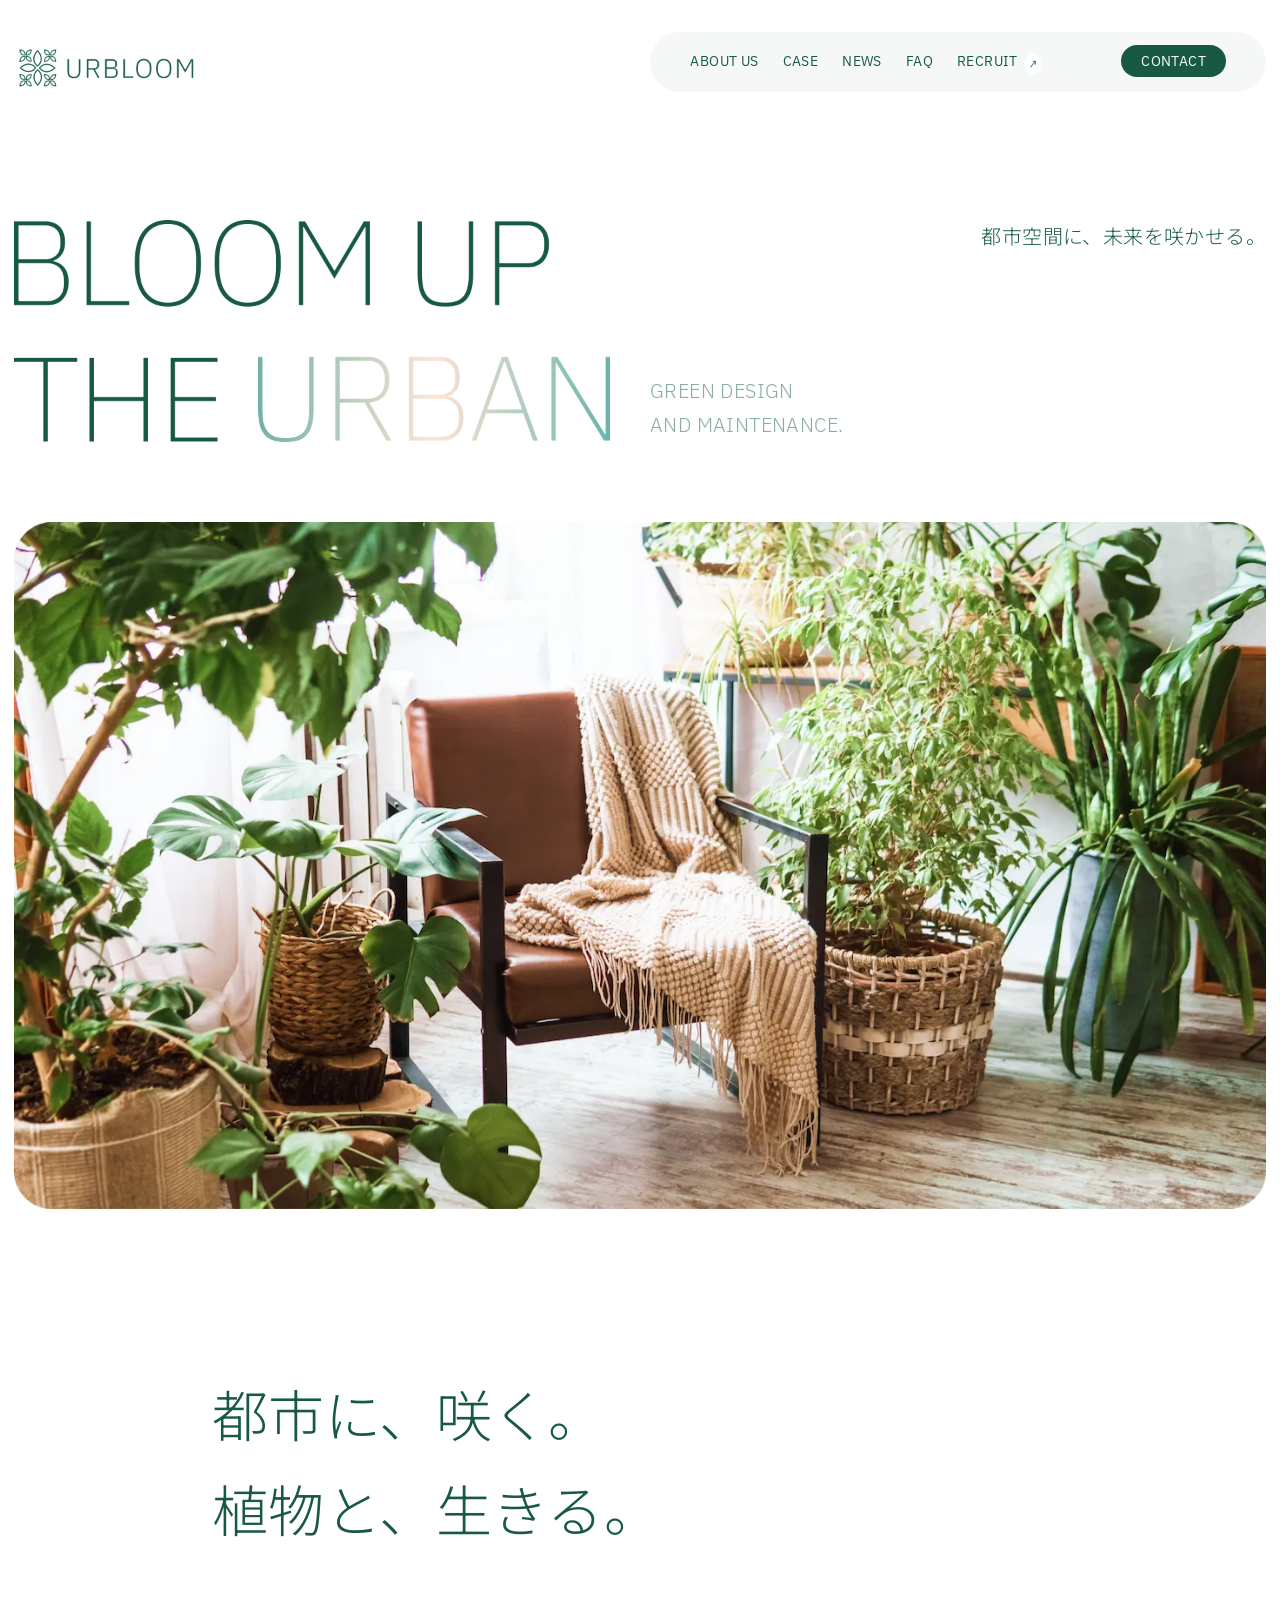
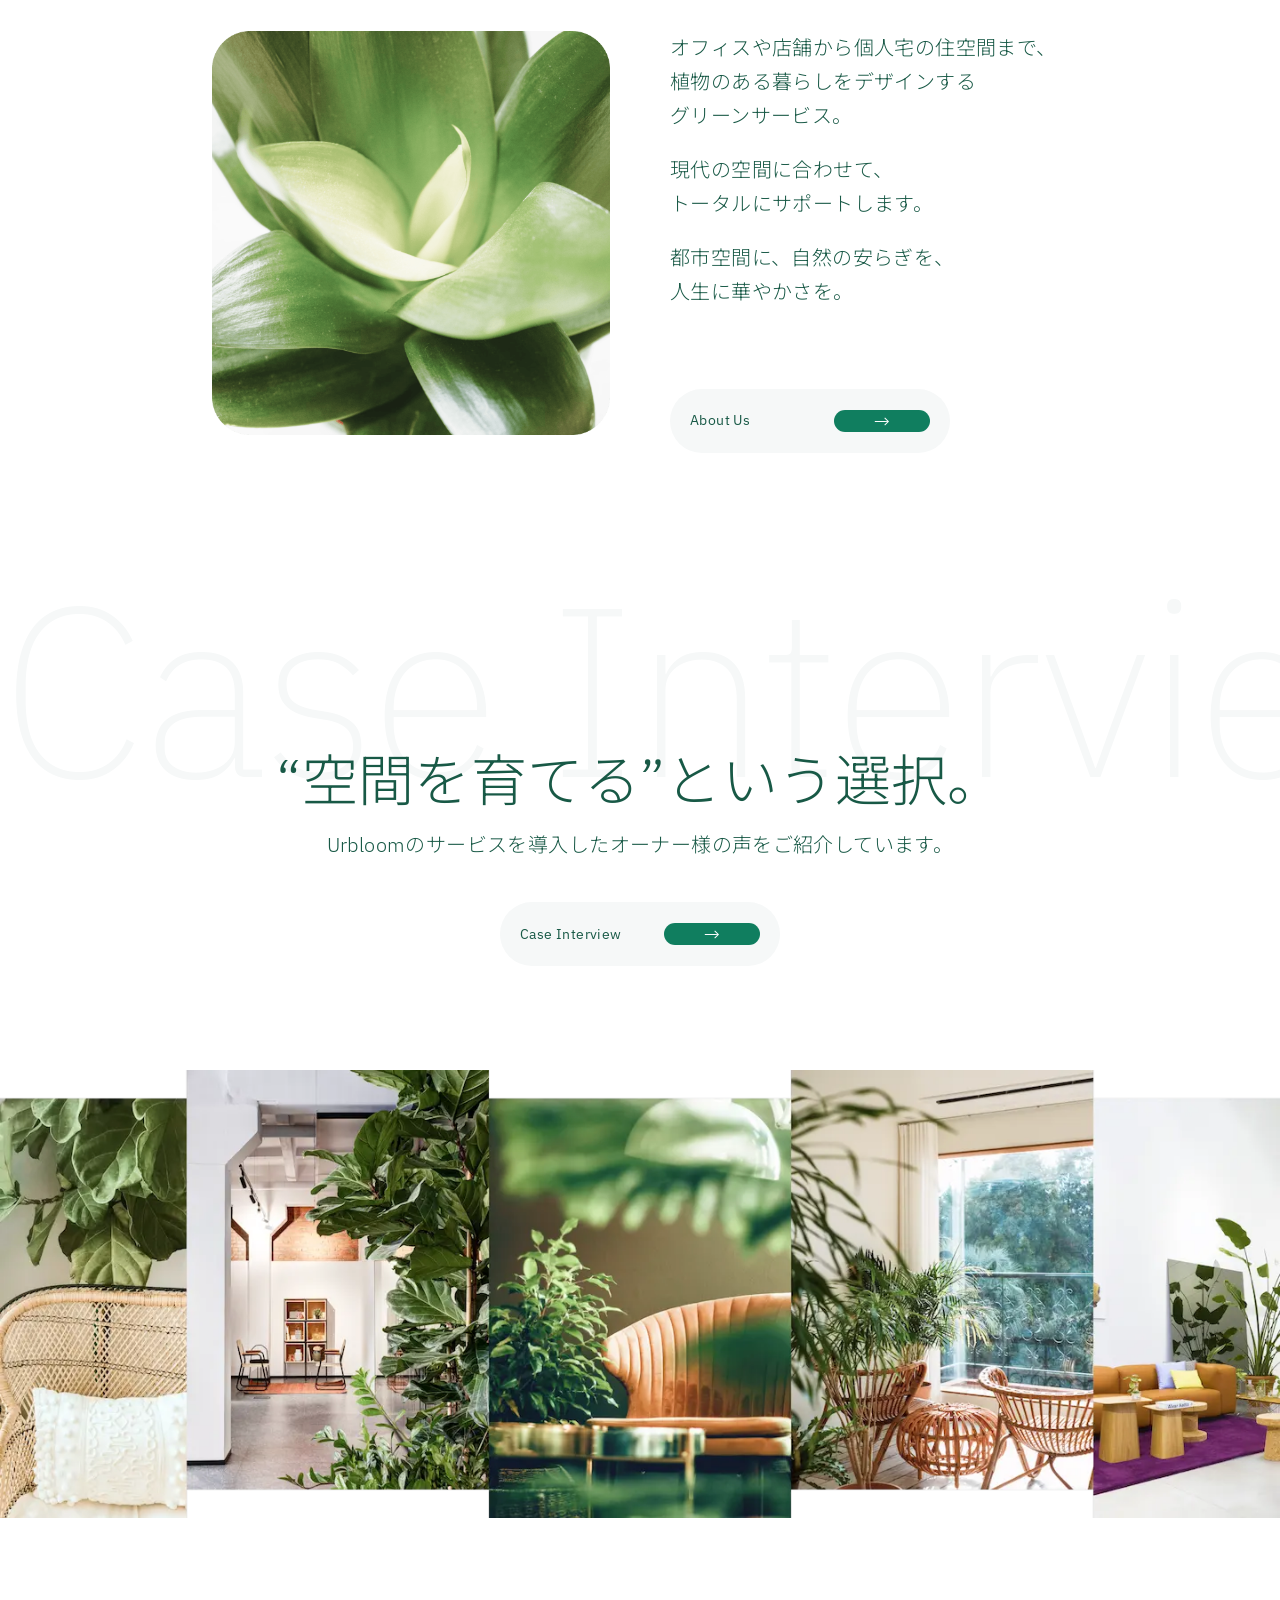
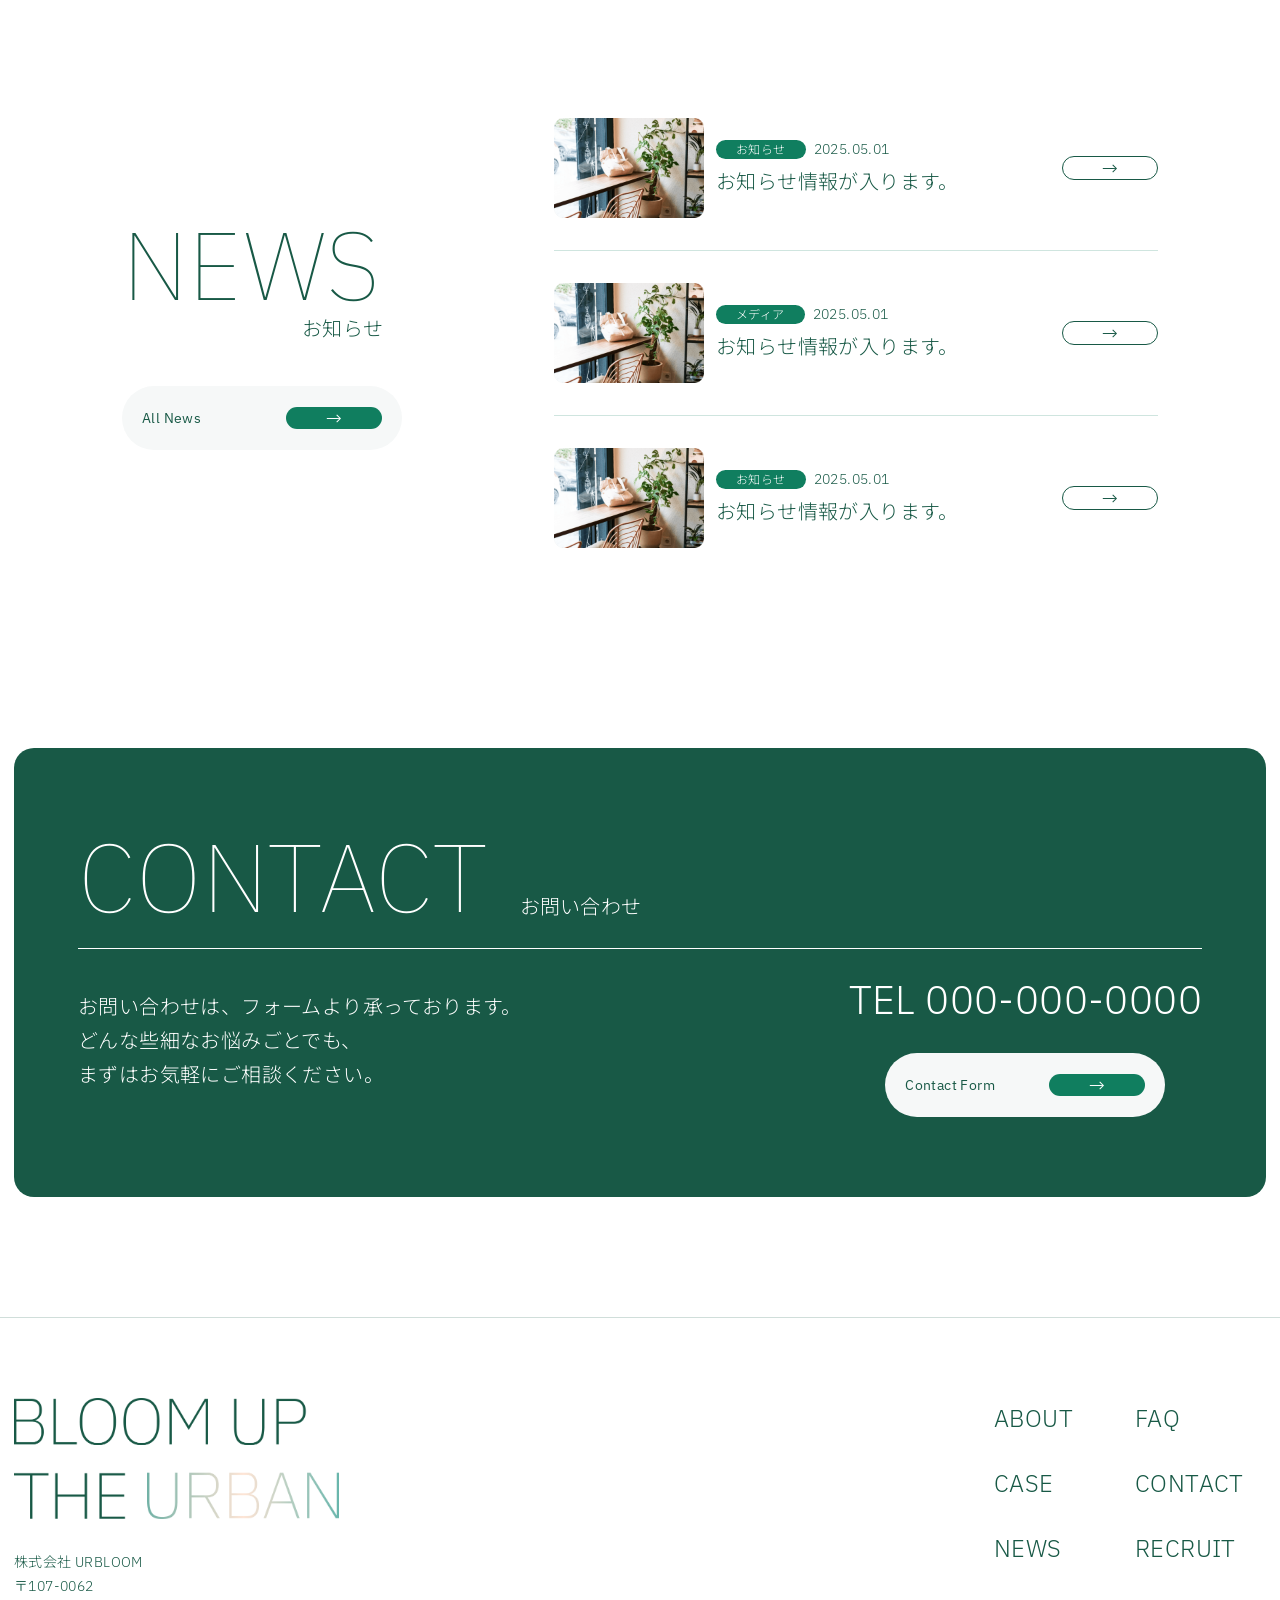
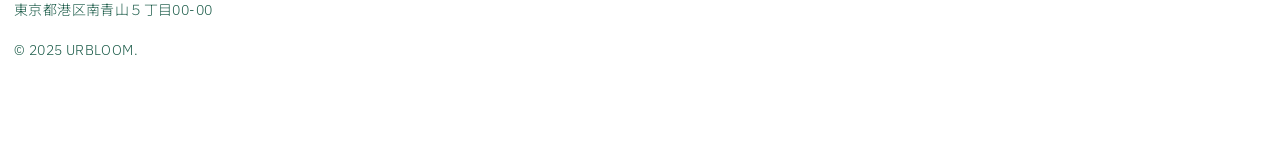
<file: index.html>
<!DOCTYPE html>
<html lang="ja">

<head>
  <meta charset="UTF-8">
  <meta http-equiv="X-UA-Compatible" content="IE=edge">
  <meta name="viewport" content="width=device-width, initial-scale=1.0">
  <title>URBLOOM｜都市空間に、緑の未来を。</title>
  <meta name="description" content="都市空間に緑を取り入れる、グリーンデザインとメンテナンスを行うURBLOOM。自然と調和する空間づくりで、暮らしに癒しと美しさを。">
  <meta name="robots" content="index, follow">
  <link rel="canonical" href="https://urbloom.jp">
  <meta property="og:locale" content="ja_JP">
  <meta property="og:type" content="website">
  <meta property="og:title" content="URBLOOM｜都市空間に、緑の未来を。">
  <meta property="og:description" content="都市空間に緑を取り入れる、グリーンデザインとメンテナンスを行うURBLOOM。自然と調和する空間づくりで、暮らしに癒しと美しさを。">
  <meta property="og:url" content="https://urbloom.jp">
  <meta property="og:site_name" content="URBLOOM">
  <meta property="og:image" content="https://urbloom.jp/img/ogp.jpg">
  <meta name="twitter:card" content="summary_large_image">
  <link rel="icon" href="img/favicon.jpg" sizes="32x32">
  <link rel="icon" href="img/favicon.jpg" sizes="192x192">
  <link rel="shortcut icon" href="img/favicon.jpg">
  <link rel="apple-touch-icon-precomposed" href="img/favicon.jpg">
  <meta name="msapplication-TileImage" content="img/favicon.jpg">
  <link rel="preconnect" href="https://googleapis.com">
  <link rel="preconnect" href="https://gstatic.com" crossorigin>
  <link
    href="https://fonts.googleapis.com/css2?family=IBM+Plex+Sans:wght@100;200;300;400&family=Noto+Sans+JP:wght@300;400&display=swap"
    rel="stylesheet">
  <link rel="stylesheet" href="css/reset.css">
  <link rel="stylesheet" href="css/slick-theme.css">
  <link rel="stylesheet" href="css/slick.css">
  <link rel="stylesheet" href="css/common.css">
  <link rel="stylesheet" href="css/top.css">
</head>

<body>
  <header class="header container">
    <div class="header-wrapper">
      <h1 class="header-logo"><a href="index.html"><img src="img/common/logo.png" alt="URBLOOM｜都市空間に、未来を咲かせる。"></a></h1>
      <nav id="js-nav" class="header-gnav global-nav">
        <ul class="header-list">
          <li class="header-list-item sp-only"><a href="index.html">TOP</a></li>
          <li class="header-list-item"><a href="about.html">ABOUT US</a></li>
          <li class="header-list-item"><a href="case.html">CASE</a></li>
          <li class="header-list-item"><a href="news.html">NEWS</a></li>
          <li class="header-list-item"><a href="faq.html">FAQ</a></li>
          <li class="header-list-item recruit-btn"><a href="" target="_blank" rel="noopener">
              RECRUIT
              <img src="img/common/arrow-icon.png" alt="" class="top-arrow-icon">
            </a>
          </li>
        </ul>
        <div>
          <a href="contact.html" class="top-contact-btn menu-btn">CONTACT
            <span class="arrow-btn sp-only">&rarr;</span></a>
        </div>
      </nav>
      <button class="header-gnav-btn js-nav-toggle" aria-expanded="false" aria-controls="js-nav" aria-label="メニューを開く">
        <span class="header-gnav-bar m-top"></span>
        <span class="header-gnav-bar m-middle"></span>
        <span class="header-gnav-bar m-bottom"></span>
      </button>
    </div>
  </header>

  <main>
    <section class="container">
      <div class="fv-title-area">
        <div class="fv-title js-fadein">
          <img src="img/home/main-copy.png" alt="会社名と説明" class="main-copy js-fadein">
          <p class="fv-sub-title js-fadein">GREEN DESIGN <br class="pc-only">AND MAINTENANCE.</p>
        </div>
        <p class="js-fadein">都市空間に、未来を咲かせる。</p>
      </div>
      <div class="main-visual-slider">
        <picture class="main-visual-slide">
          <source srcset="img/home/fv-img01.webp" media="(min-width:767px)">
          <source srcset="img/home/fv-img01-sp.png" media="(min-width:300px)">
          <img src="img/home/fv-img01.webp" alt="緑を取り入れたクリニックの受付空間">
        </picture>
        <picture class="main-visual-slide">
          <source srcset="img/home/fv-img02.webp" media="(min-width:767px)">
          <source srcset="img/home/fv-img02-sp.png" media="(min-width:300px)">
          <img src="img/home/fv-img02.webp" alt="たくさんの緑に囲まれた空間の中のイス">
        </picture>
        <picture class="main-visual-slide">
          <source srcset="img/home/fv-img03.webp" media="(min-width:767px)">
          <source srcset="img/home/fv-img03-sp.png" media="(min-width:300px)">
          <img src="img/home/fv-img03.webp" alt="緑を取り入れた天井の高いオフィス空間">
        </picture>
      </div>
    </section>

    <section class="about container">
      <div class="about-wrapper">
        <h2 class="about-copy js-fadein">都市に、咲く。<br>植物と、生きる。</h2>
        <div class="about-box js-fadein">
          <div class="about-img"><img src="img/home/about-img02.png" alt="大きな緑の葉"></div>
          <div class="about-contents">
            <div class="about-text">
              <p>オフィスや店舗から個人宅の住空間まで、<br>植物のある暮らしをデザインする<br>グリーンサービス。</p>
              <p class="text">現代の空間に合わせて、<br>トータルにサポートします。</p>
              <p>都市空間に、自然の安らぎを、<br>人生に華やかさを。</p>
            </div>
            <a href="about.html" class="detail-btn about-btn">
              <span>About Us</span>
              <span class="arrow-btn">&rarr;</span>
            </a>
          </div>
        </div>
      </div>
    </section>

    <section class="case">
      <div class="case-copy-wrap">
        <div class="case-copy-track">
          <span class="case-copy">Case Interview</span>
          <span class="case-copy">Case Interview</span>
        </div>
      </div>
      <div class="case-link-inner">
        <div class="case-title-area  js-fadein">
          <h2 class="case-title">“空間を育てる”という選択。</h2>
          <p class="sub-title">Urbloomのサービスを導入した<br class="sp-only">オーナー様の声をご紹介しています。</p>
        </div>
        <a href="case.html" class="detail-btn case-btn">
          <span>Case Interview</span>
          <span class="arrow-btn">→</span>
        </a>
      </div>
      <img src="img/home/img-area.webp" alt="観葉植物を取り入れた空間事例" class="js-fadein">
    </section>

    <section class="news top-news container">
      <div class="news-wrapper">
        <div class="news-title-area">
          <div class="news-title  js-fadein">
            <h2 class="section-title-en">NEWS</h2>
            <p class="section-title-ja sub-news">お知らせ</p>
          </div>
          <a href="news.html" class="detail-btn news-btn">
            <span>All News</span>
            <span class="arrow-btn">→</span>
          </a>
        </div>
        <div class="news-contents  js-fadein">
          <div class="news-contents-item">
            <a href="news_single.html" class="news-link">
              <div class="news-link-inner">
                <div class="news-img-wrap">
                  <img src="img/home/news-thumbnail.png" alt="観葉植物のある窓際のカフェスペース" class="news-link-img">
                </div>
                <div class="news-link-text">
                  <div class="news-heading">
                    <span class="heading">お知らせ</span><time datetime="2025-05-01">2025.05.01</time>
                  </div>
                  <p class="text-detail">お知らせ情報が入ります。</p>
                </div>
              </div>
              <span class="arrow-btn more">→</span>
            </a>
          </div>
          <div class="news-contents-item">
            <a href="news_single.html" class="news-link">
              <div class="news-link-inner">
                <div class="news-img-wrap">
                  <img src="img/home/news-thumbnail.png" alt="観葉植物のある窓際のカフェスペース" class="news-link-img">
                </div>
                <div class="news-link-text">
                  <div class="news-heading">
                    <span class="heading">メディア</span><time datetime="2025-05-01">2025.05.01</time>
                  </div>
                  <p class="text-detail">お知らせ情報が入ります。</p>
                </div>
              </div>
              <span class="arrow-btn more">→</span>
            </a>
          </div>
          <div class="news-contents-item">
            <a href="news_single.html" class="news-link">
              <div class="news-link-inner">
                <div class="news-img-wrap">
                  <img src="img/home/news-thumbnail.png" alt="観葉植物のある窓際のカフェスペース" class="news-link-img">
                </div>
                <div class="news-link-text">
                  <div class="news-heading">
                    <span class="heading">お知らせ</span><time datetime="2025-05-01">2025.05.01</time>
                  </div>
                  <p class="text-detail">お知らせ情報が入ります。</p>
                </div>
              </div>
              <span class="arrow-btn more">→</span>
            </a>
          </div>
        </div>
      </div>
    </section>

    <section class="contact container">
      <div class="contact-wrapper js-fadein">
        <div class="contact-title">
          <h2 class="section-title-en">CONTACT</h2>
          <p class="section-title-ja sub-contact">お問い合わせ</p>
        </div>
        <div class="contact-inner">
          <p class="contact-text">お問い合わせは、<br class="sp-only">フォームより承っております。<br>どんな些細なお悩みごとでも、 <br>まずはお気軽にご相談ください。</p>
          <div class="contact-cta">
            <p class="num">TEL 000-000-0000</p>
            <a href="contact.html" class="detail-btn contact-btn">
              <span>Contact Form</span>
              <span class="arrow-btn">→</span>
            </a>
          </div>
        </div>
      </div>
    </section>
  </main>

  <footer class="container">
    <div class="footer-wrapper js-fadein">
      <div class="footer-text">
        <div class="footer-logo"><a href="index.html"><img src="img/home/main-copy.png" alt="会社名のロゴ"></a></div>
        <div class="address">
          <ul>
            <li>株式会社 URBLOOM</li>
            <li>〒107-0062<br class="pc-only">東京都港区南青山５丁目00-00</li>
          </ul>
          <p class="copyright">&copy; 2025 URBLOOM.</p>
        </div>
      </div>
      <div class="footer-nav">
        <ul class="footer-list">
          <li class="footer-list-item nav-about"><a href="about.html">ABOUT</a></li>
          <li class="footer-list-item nav-case"><a href="case.html">CASE</a></li>
          <li class="footer-list-item nav-news"><a href="news.html">NEWS</a></li>
          <li class="footer-list-item nav-faq"><a href="faq.html">FAQ</a></li>
          <li class="footer-list-item nav-contact"><a href="contact.html">CONTACT</a></li>
          <li class="footer-list-item nav-recruit"><a href="" target="_blank" rel="noopener">RECRUIT</a></li>
        </ul>
      </div>
    </div>
  </footer>

  <script src="https://code.jquery.com/jquery-3.7.1.min.js"></script>
  <script src="js/slick.min.js"></script>
  <script src="js/main.js"></script>
</body>

</html>
</file>
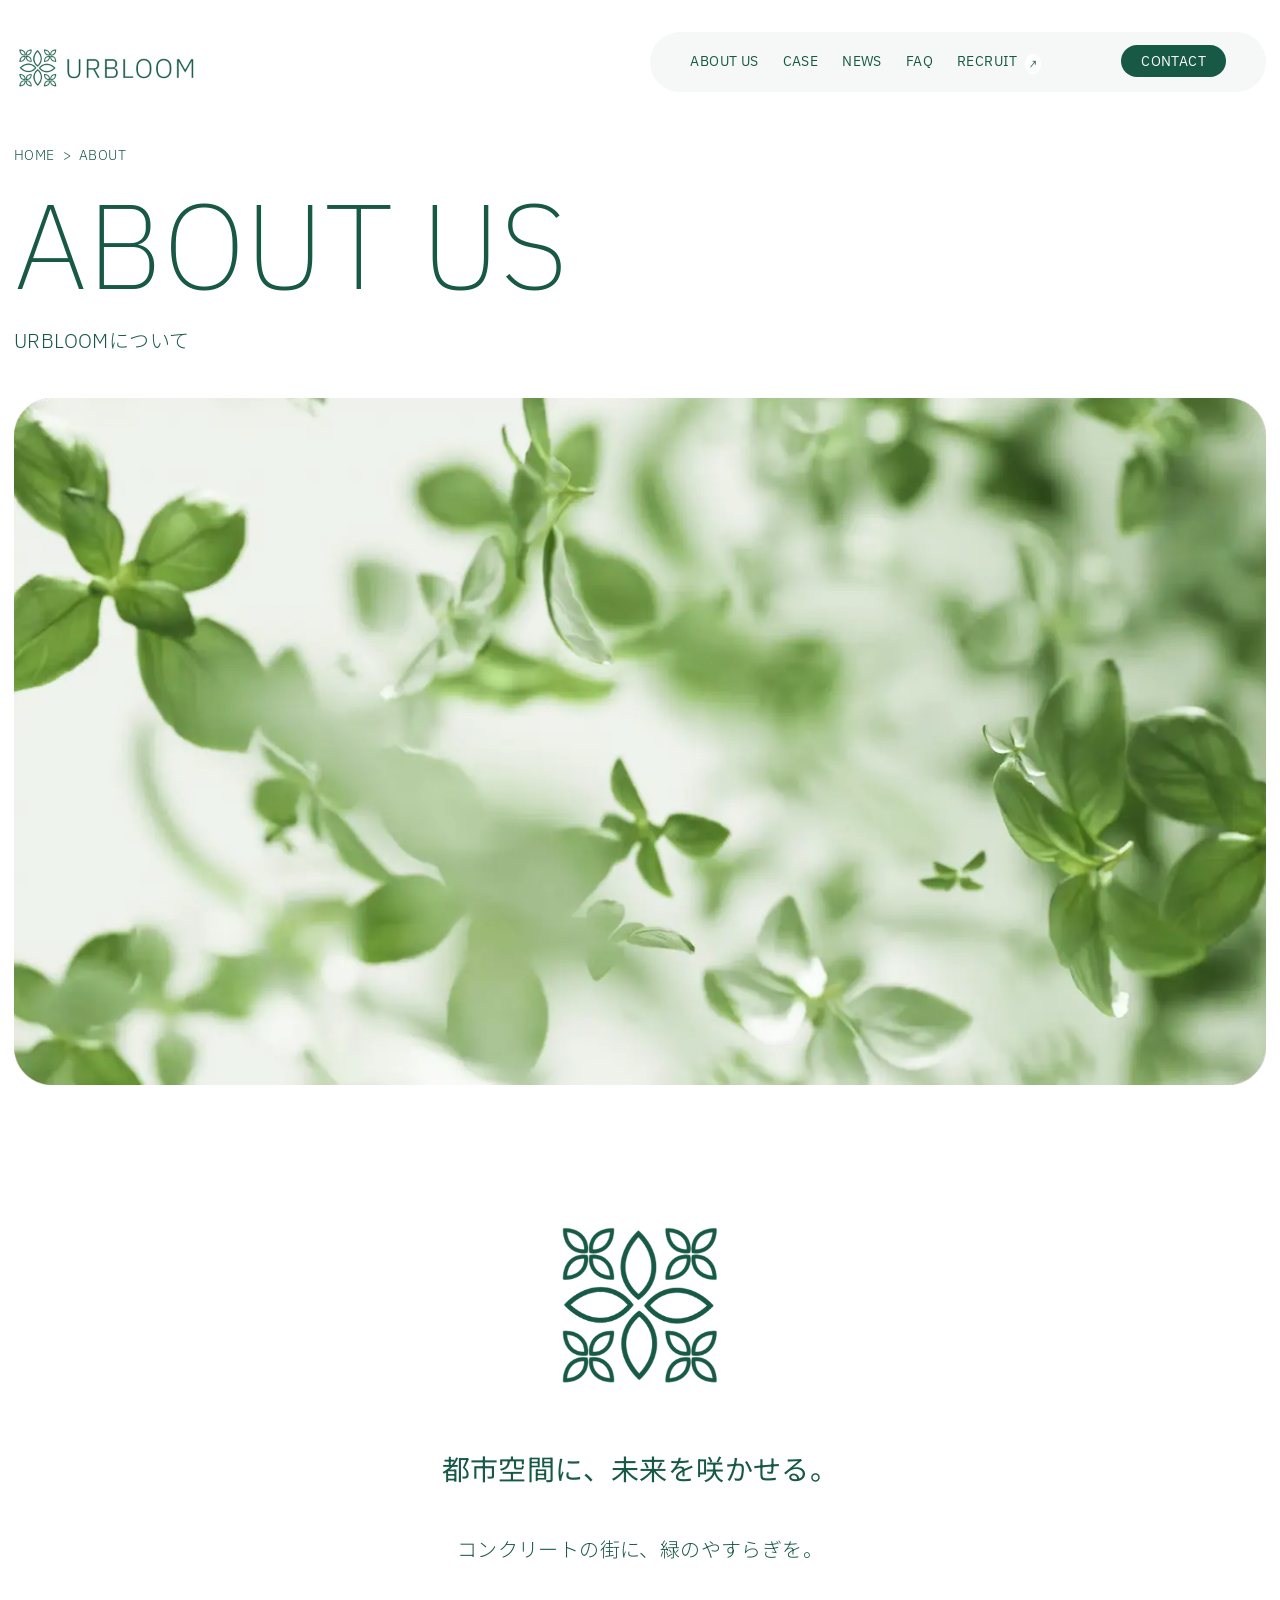
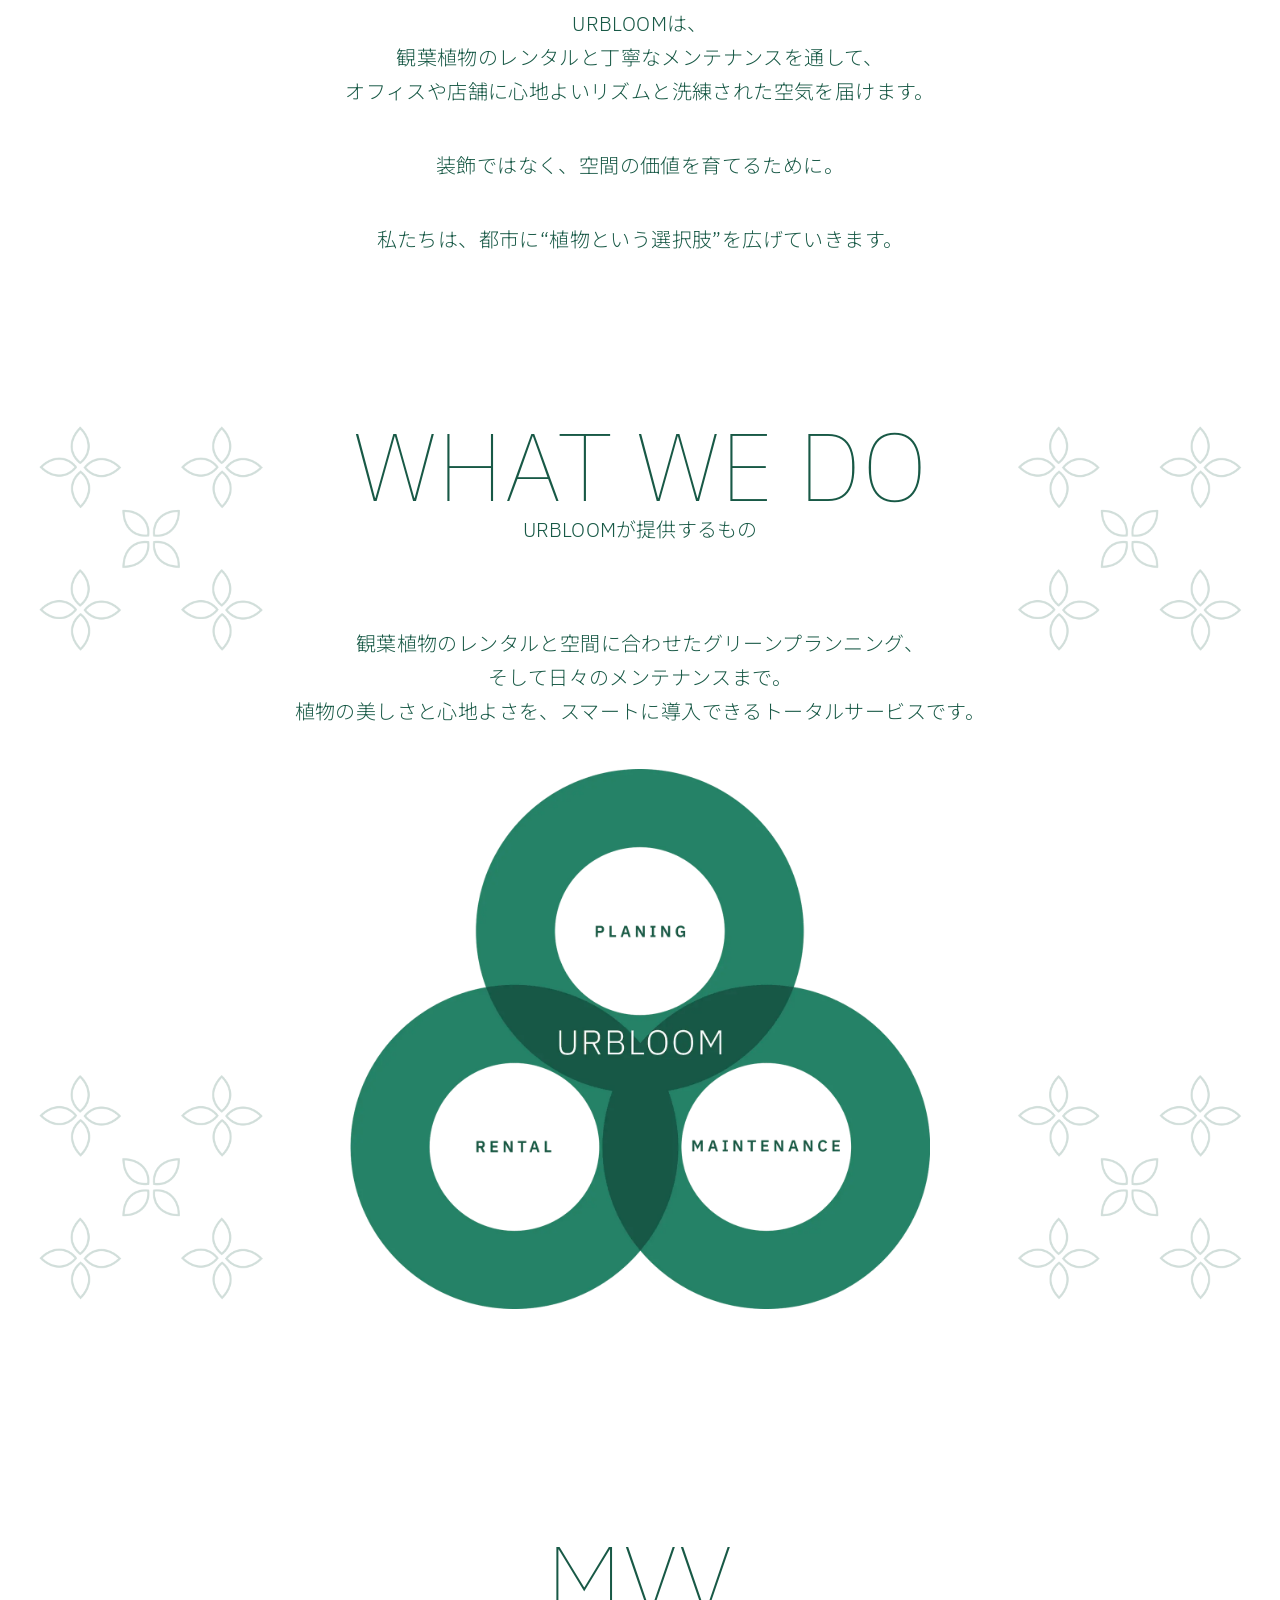
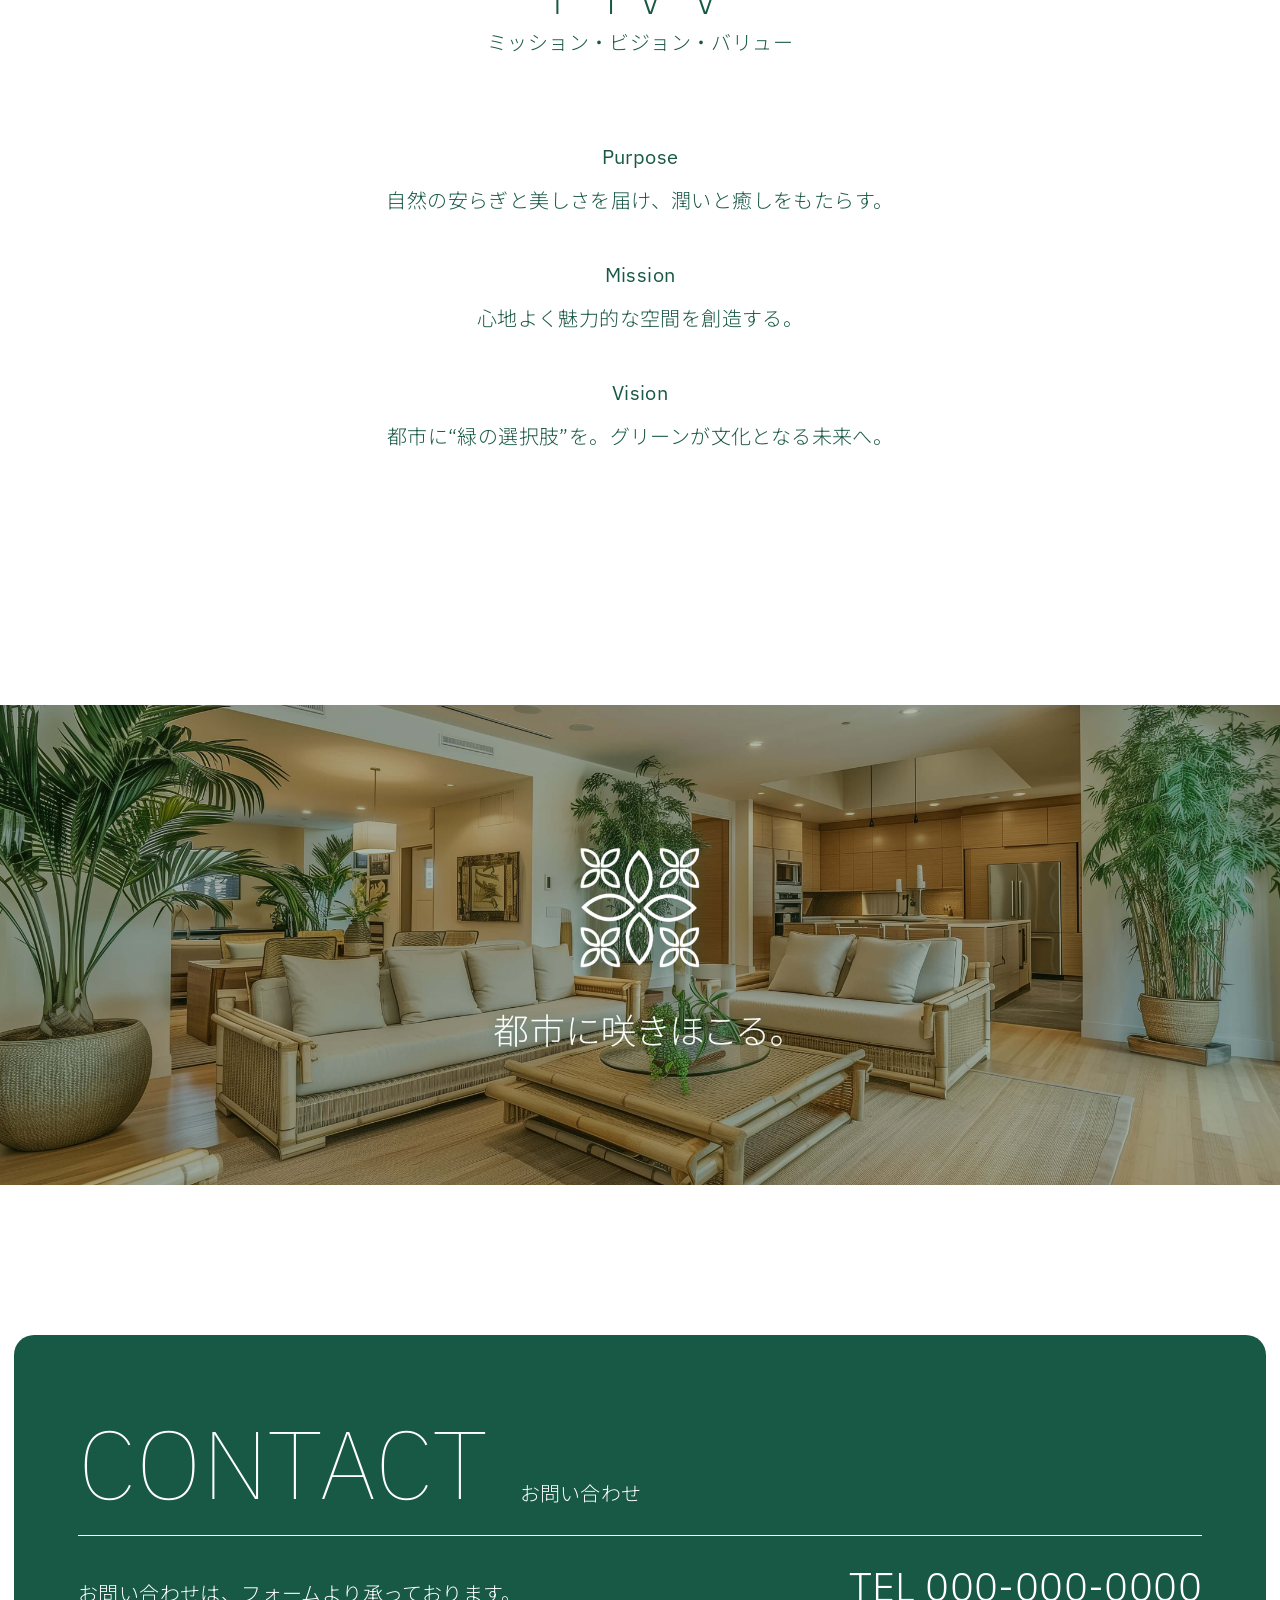
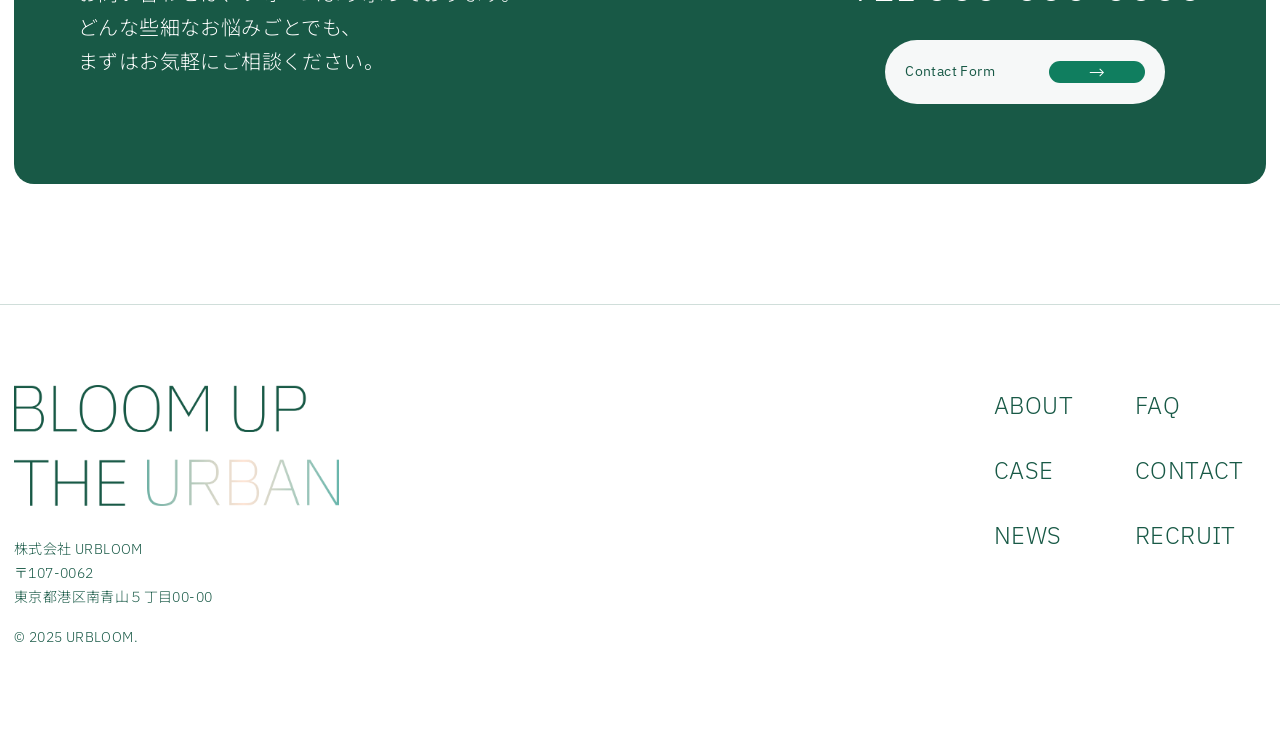
<file: about.html>
<!DOCTYPE html>
<html lang="ja">

<head>
  <meta charset="UTF-8">
  <meta http-equiv="X-UA-Compatible" content="IE=edge">
  <meta name="viewport" content="width=device-width, initial-scale=1.0">
  <title>URBLOOM｜都市空間に、緑の未来を。</title>
  <meta name="description" content="都市空間に緑を取り入れる、グリーンデザインとメンテナンスを行うURBLOOM。自然と調和する空間づくりで、暮らしに癒しと美しさを。">
  <meta name="robots" content="index, follow">
  <link rel="canonical" href="https://urbloom.jp">
  <meta property="og:locale" content="ja_JP">
  <meta property="og:type" content="website">
  <meta property="og:title" content="URBLOOM｜都市空間に、緑の未来を。">
  <meta property="og:description" content="都市空間に緑を取り入れる、グリーンデザインとメンテナンスを行うURBLOOM。自然と調和する空間づくりで、暮らしに癒しと美しさを。">
  <meta property="og:url" content="https://urbloom.jp">
  <meta property="og:site_name" content="URBLOOM">
  <meta property="og:image" content="https://urbloom.jp/img/ogp.jpg">
  <meta name="twitter:card" content="summary_large_image">
  <link rel="icon" href="img/favicon.jpg" sizes="32x32">
  <link rel="icon" href="img/favicon.jpg" sizes="192x192">
  <link rel="shortcut icon" href="img/favicon.jpg">
  <link rel="apple-touch-icon-precomposed" href="img/favicon.jpg">
  <meta name="msapplication-TileImage" content="img/favicon.jpg">
  <link rel="preconnect" href="https://googleapis.com">
  <link rel="preconnect" href="https://gstatic.com" crossorigin>
  <link
    href="https://fonts.googleapis.com/css2?family=IBM+Plex+Sans:wght@100;200;300;400&family=Noto+Sans+JP:wght@300;400&display=swap"
    rel="stylesheet">
  <link rel="stylesheet" href="css/reset.css">
  <link rel="stylesheet" href="css/common.css">
  <link rel="stylesheet" href="css/about.css">
</head>

<body>
  <header class="header container">
    <div class="header-wrapper">
      <h1 class="header-logo"><a href="index.html"><img src="img/common/logo.png" alt="URBLOOM｜都市空間に、未来を咲かせる。"></a></h1>
      <nav id="js-nav" class="header-gnav global-nav">
        <ul class="header-list">
          <li class="header-list-item sp-only"><a href="index.html">TOP</a></li>
          <li class="header-list-item"><a href="about.html">ABOUT US</a></li>
          <li class="header-list-item"><a href="case.html">CASE</a></li>
          <li class="header-list-item"><a href="news.html">NEWS</a></li>
          <li class="header-list-item"><a href="faq.html">FAQ</a></li>
          <li class="header-list-item recruit-btn"><a href="" target="_blank" rel="noopener">
              RECRUIT
              <img src="img/common/arrow-icon.png" alt="" class="top-arrow-icon">
            </a>
          </li>
        </ul>
        <div>
          <a href="contact.html" class="top-contact-btn menu-btn">CONTACT
            <span class="arrow-btn sp-only">&rarr;</span></a>
        </div>
      </nav>
      <button class="header-gnav-btn js-nav-toggle" aria-expanded="false" aria-controls="js-nav" aria-label="メニューを開く">
        <span class="header-gnav-bar m-top"></span>
        <span class="header-gnav-bar m-middle"></span>
        <span class="header-gnav-bar m-bottom"></span>
      </button>
    </div>
  </header>

  <main>
    <section class="fv container">
      <div class="page-fv js-fadein">
        <ul class="breadcrumbs">
          <li class="breadcrumbs-item">
            <a href="index.html">HOME</a>
          </li>
          <li class="breadcrumbs-item">&gt;</li>
          <li class="breadcrumbs-item">ABOUT</li>
        </ul>
        <div class="page-title">
          <h2 class="page-title-en">ABOUT US</h2>
          <p class="page-title-ja">URBLOOMについて</p>
        </div>
      </div>
      <picture class="about-img js-fadein">
        <source srcset="img/about/about-img01.webp" media="(min-width:767px)">
        <source srcset="img/about/about-img01-sp.png" media="(min-width:300px)">
        <img src="img/about/about-img01.webp" alt="柔らかい緑の葉">
      </picture>
    </section>

    <section class="concept container js-fadein">
      <img src="img/about/logomark.png" alt="ロゴマーク" class="concept-img">
      <div class="concept-text">
        <span class="concept-title">都市空間に、未来を咲かせる。</span>
        <p>コンクリートの街に、緑のやすらぎを。</p>
        <p>URBLOOMは、<br>観葉植物のレンタルと<br class="sp-only">丁寧なメンテナンスを通して、<br>オフィスや店舗に心地よいリズムと<br
            class="sp-only">洗練された空気を届けます。</p>
        <p>装飾ではなく、<br class="sp-only">空間の価値を育てるために。</p>
        <p>私たちは、<br class="sp-only">都市に“植物という選択肢”を<br class="sp-only">広げていきます。</p>
      </div>
    </section>

    <section class="service container">
      <div class="service-inner js-fadein">
        <h2 class="section-title-en">WHAT WE DO</h2>
        <p class="section-title-ja">URBLOOMが提供するもの</p>
        <div class="service-contents">
          <p>観葉植物のレンタルと<br class="sp-only">空間に合わせたグリーンプランニング、<br>そして日々のメンテナンスまで。<br>植物の美しさと心地よさを、<br
              class="sp-only"><span class="service-nowrap">スマートに導入できるトータルサービスです。</span></p>
          <img src="img/about/img-service.webp" alt="サービスの提供内容" class="service-img">
        </div>
      </div>
    </section>

    <section class="mvv js-fadein">
      <div class="container">
        <h2 class="section-title-en">MVV</h2>
        <p class="ssection-title-ja">ミッション・ビジョン・バリュー</p>
        <ul class="mvv-list">
          <li class="mvv-list-item">
            <span class="mvv-list-title">Purpose</span>
            <p>自然の安らぎと美しさを届け、<br class="sp-only">潤いと癒しをもたらす。</p>
          </li>
          <li class="mvv-list-item">
            <span class="mvv-list-title">Mission</span>
            <p>心地よく魅力的な空間を創造する。</p>
          </li>
          <li class="mvv-list-item">
            <span class="mvv-list-title">Vision</span>
            <p>都市に“緑の選択肢”を。<br class="sp-only">グリーンが文化となる未来へ。</p>
          </li>
        </ul>
      </div>
    </section>

    <section class="sec-img js-fadein">
    </section>

    <section class="contact container">
      <div class="contact-wrapper js-fadein">
        <div class="contact-title">
          <h2 class="section-title-en">CONTACT</h2>
          <p class="section-title-ja sub-contact">お問い合わせ</p>
        </div>
        <div class="contact-inner">
          <p class="contact-text">お問い合わせは、<br class="sp-only">フォームより承っております。<br>どんな些細なお悩みごとでも、 <br>まずはお気軽にご相談ください。</p>
          <div class="contact-cta">
            <p class="num">TEL 000-000-0000</p>
            <a href="contact.html" class="detail-btn contact-btn">
              <span>Contact Form</span>
              <span class="arrow-btn">→</span>
            </a>
          </div>
        </div>
      </div>
    </section>
  </main>

  <footer class="container">
    <div class="footer-wrapper js-fadein">
      <div class="footer-text">
        <div class="footer-logo"><a href="index.html"><img src="img/home/main-copy.png" alt="会社名のロゴ"></a></div>
        <div class="address">
          <ul>
            <li>株式会社 URBLOOM</li>
            <li>〒107-0062<br class="pc-only">東京都港区南青山５丁目00-00</li>
          </ul>
          <p class="copyright">&copy; 2025 URBLOOM.</p>
        </div>
      </div>
      <div class="footer-nav">
        <ul class="footer-list">
          <li class="footer-list-item nav-about"><a href="about.html">ABOUT</a></li>
          <li class="footer-list-item nav-case"><a href="case.html">CASE</a></li>
          <li class="footer-list-item nav-news"><a href="news.html">NEWS</a></li>
          <li class="footer-list-item nav-faq"><a href="faq.html">FAQ</a></li>
          <li class="footer-list-item nav-contact"><a href="contact.html">CONTACT</a></li>
          <li class="footer-list-item nav-recruit"><a href="" target="_blank" rel="noopener">RECRUIT</a></li>
        </ul>
      </div>
    </div>
  </footer>

  <script src="https://code.jquery.com/jquery-3.7.1.min.js"></script>
  <script src="js/slick.min.js"></script>
  <script src="js/main.js"></script>
</body>

</html>
</file>
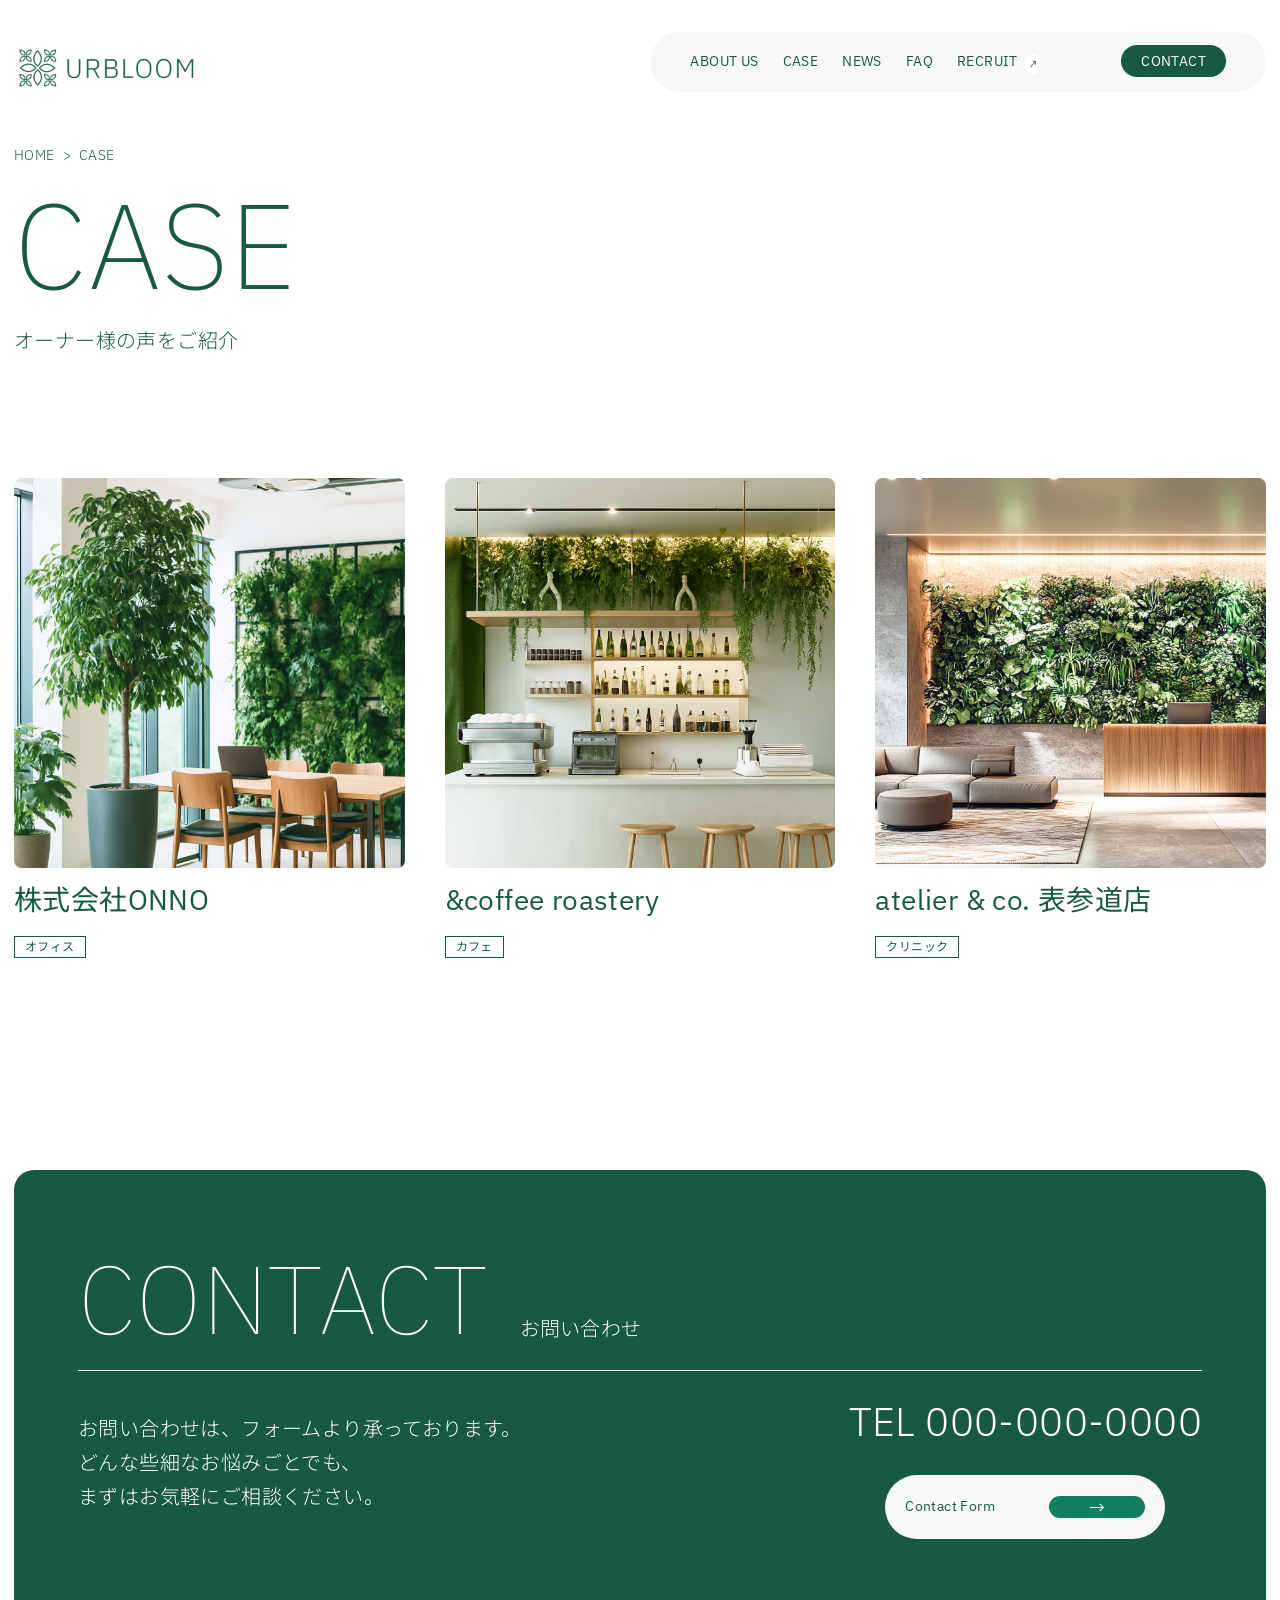
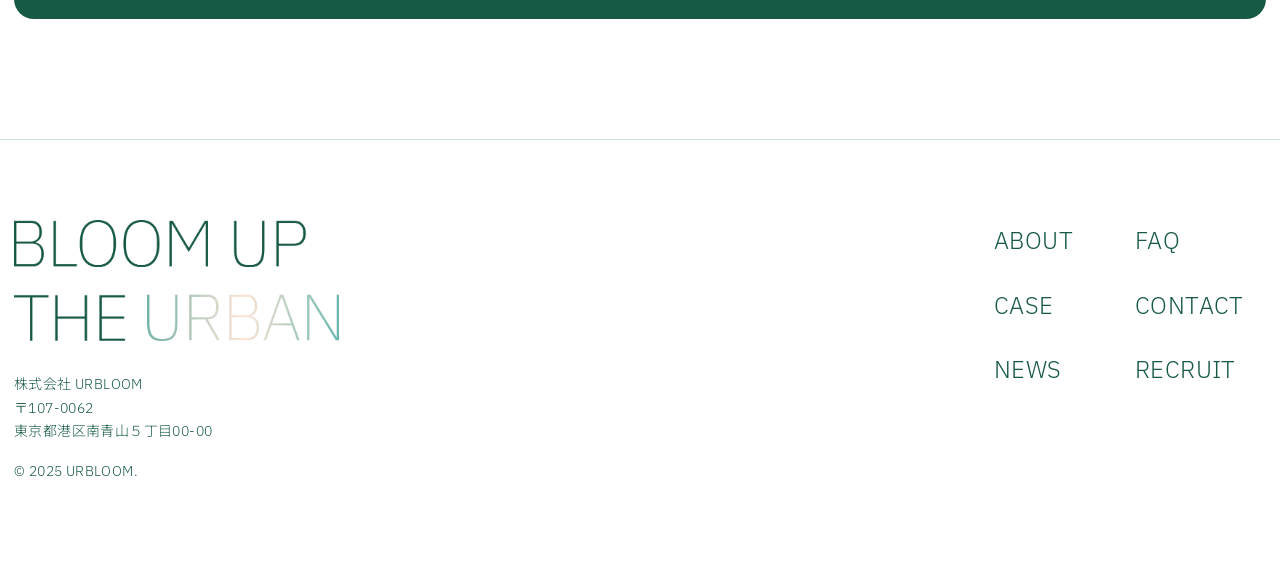
<file: case.html>
<!DOCTYPE html>
<html lang="ja">

<head>
  <meta charset="UTF-8">
  <meta http-equiv="X-UA-Compatible" content="IE=edge">
  <meta name="viewport" content="width=device-width, initial-scale=1.0">
  <title>URBLOOM｜都市空間に、緑の未来を。</title>
  <meta name="description" content="都市空間に緑を取り入れる、グリーンデザインとメンテナンスを行うURBLOOM。自然と調和する空間づくりで、暮らしに癒しと美しさを。">
  <meta name="robots" content="index, follow">
  <link rel="canonical" href="https://urbloom.jp">
  <meta property="og:locale" content="ja_JP">
  <meta property="og:type" content="website">
  <meta property="og:title" content="URBLOOM｜都市空間に、緑の未来を。">
  <meta property="og:description" content="都市空間に緑を取り入れる、グリーンデザインとメンテナンスを行うURBLOOM。自然と調和する空間づくりで、暮らしに癒しと美しさを。">
  <meta property="og:url" content="https://urbloom.jp">
  <meta property="og:site_name" content="URBLOOM">
  <meta property="og:image" content="https://urbloom.jp/img/ogp.jpg">
  <meta name="twitter:card" content="summary_large_image">
  <link rel="icon" href="img/favicon.jpg" sizes="32x32">
  <link rel="icon" href="img/favicon.jpg" sizes="192x192">
  <link rel="shortcut icon" href="img/favicon.jpg">
  <link rel="apple-touch-icon-precomposed" href="img/favicon.jpg">
  <meta name="msapplication-TileImage" content="img/favicon.jpg">
  <link rel="preconnect" href="https://googleapis.com">
  <link rel="preconnect" href="https://gstatic.com" crossorigin>
  <link
    href="https://fonts.googleapis.com/css2?family=IBM+Plex+Sans:wght@100;200;300;400&family=Noto+Sans+JP:wght@300;400&display=swap"
    rel="stylesheet">
  <link rel="stylesheet" href="css/reset.css">
  <link rel="stylesheet" href="css/common.css">
  <link rel="stylesheet" href="css/case.css">
</head>

<body>
  <header class="header container">
    <div class="header-wrapper">
      <h1 class="header-logo"><a href="index.html"><img src="img/common/logo.png" alt="URBLOOM｜都市空間に、未来を咲かせる。"></a></h1>
      <nav id="js-nav" class="header-gnav global-nav">
        <ul class="header-list">
          <li class="header-list-item sp-only"><a href="index.html">TOP</a></li>
          <li class="header-list-item"><a href="about.html">ABOUT US</a></li>
          <li class="header-list-item"><a href="case.html">CASE</a></li>
          <li class="header-list-item"><a href="news.html">NEWS</a></li>
          <li class="header-list-item"><a href="faq.html">FAQ</a></li>
          <li class="header-list-item recruit-btn"><a href="" target="_blank" rel="noopener">
              RECRUIT
              <img src="img/common/arrow-icon.png" alt="" class="top-arrow-icon">
            </a>
          </li>
        </ul>
        <div>
          <a href="contact.html" class="top-contact-btn menu-btn">CONTACT
            <span class="arrow-btn sp-only">&rarr;</span></a>
        </div>
      </nav>
      <button class="header-gnav-btn js-nav-toggle" aria-expanded="false" aria-controls="js-nav" aria-label="メニューを開く">
        <span class="header-gnav-bar m-top"></span>
        <span class="header-gnav-bar m-middle"></span>
        <span class="header-gnav-bar m-bottom"></span>
      </button>
    </div>
  </header>

  <main class="container">
    <div class="page-fv  js-fadein">
      <ul class="breadcrumbs">
        <li class="breadcrumbs-item">
          <a href="index.html">HOME</a>
        </li>
        <li class="breadcrumbs-item">&gt;</li>
        <li class="breadcrumbs-item">CASE</li>
      </ul>
      <div class="page-title">
        <h2 class="page-title-en">CASE</h2>
        <p class="page-title-ja">オーナー様の声をご紹介</p>
      </div>
    </div>

    <section class="case  js-fadein">
      <div class="case-link-inner">
        <a href="case_single.html" class="case-link"><img src="img/case/case-img01.png" alt="緑を取り入れたオフィス空間"></a>
        <p class="case-link-title">株式会社ONNO</p>
        <div class="case-info">
          <span class="case-sub-title">オフィス</span>
          <span class="start-date">2024年9月〜</span>
        </div>
      </div>
      <div class="case-link-inner">
        <a href="case_single.html" class="case-link"><img src="img/case/case-img02.png" alt="緑を取り入れたカフェ空間"></a>
        <p class="case-link-title">&coffee roastery</p>
        <div class="case-info">
          <span class="case-sub-title">カフェ</span>
          <span class="start-date">2025年2月〜</span>
        </div>
      </div>
      <div class="case-link-inner">
        <a href="case_single.html" class="case-link"><img src="img/case/case-img03.png" alt="緑を取り入れたクリニックの受付空間"></a>
        <p class="case-link-title">atelier & co. 表参道店</p>
        <div class="case-info">
          <span class="case-sub-title">クリニック</span>
          <span class="start-date">2024年12月〜</span>
        </div>
      </div>
    </section>

    <section class="contact">
      <div class="contact-wrapper js-fadein">
        <div class="contact-title">
          <h2 class="section-title-en">CONTACT</h2>
          <p class="section-title-ja sub-contact">お問い合わせ</p>
        </div>
        <div class="contact-inner">
          <p class="contact-text">お問い合わせは、<br class="sp-only">フォームより承っております。<br>どんな些細なお悩みごとでも、 <br>まずはお気軽にご相談ください。</p>
          <div class="contact-cta">
            <p class="num">TEL 000-000-0000</p>
            <a href="contact.html" class="detail-btn contact-btn">
              <span>Contact Form</span>
              <span class="arrow-btn">→</span>
            </a>
          </div>
        </div>
      </div>
    </section>
  </main>

  <footer class="container">
    <div class="footer-wrapper js-fadein">
      <div class="footer-text">
        <div class="footer-logo"><a href="index.html"><img src="img/home/main-copy.png" alt="会社名のロゴ"></a></div>
        <div class="address">
          <ul>
            <li>株式会社 URBLOOM</li>
            <li>〒107-0062<br class="pc-only">東京都港区南青山５丁目00-00</li>
          </ul>
          <p class="copyright">&copy; 2025 URBLOOM.</p>
        </div>
      </div>
      <div class="footer-nav">
        <ul class="footer-list">
          <li class="footer-list-item nav-about"><a href="about.html">ABOUT</a></li>
          <li class="footer-list-item nav-case"><a href="case.html">CASE</a></li>
          <li class="footer-list-item nav-news"><a href="news.html">NEWS</a></li>
          <li class="footer-list-item nav-faq"><a href="faq.html">FAQ</a></li>
          <li class="footer-list-item nav-contact"><a href="contact.html">CONTACT</a></li>
          <li class="footer-list-item nav-recruit"><a href="" target="_blank" rel="noopener">RECRUIT</a></li>
        </ul>
      </div>
    </div>
  </footer>

  <script src="https://code.jquery.com/jquery-3.7.1.min.js"></script>
  <script src="js/slick.min.js"></script>
  <script src="js/main.js"></script>
</body>

</html>
</file>
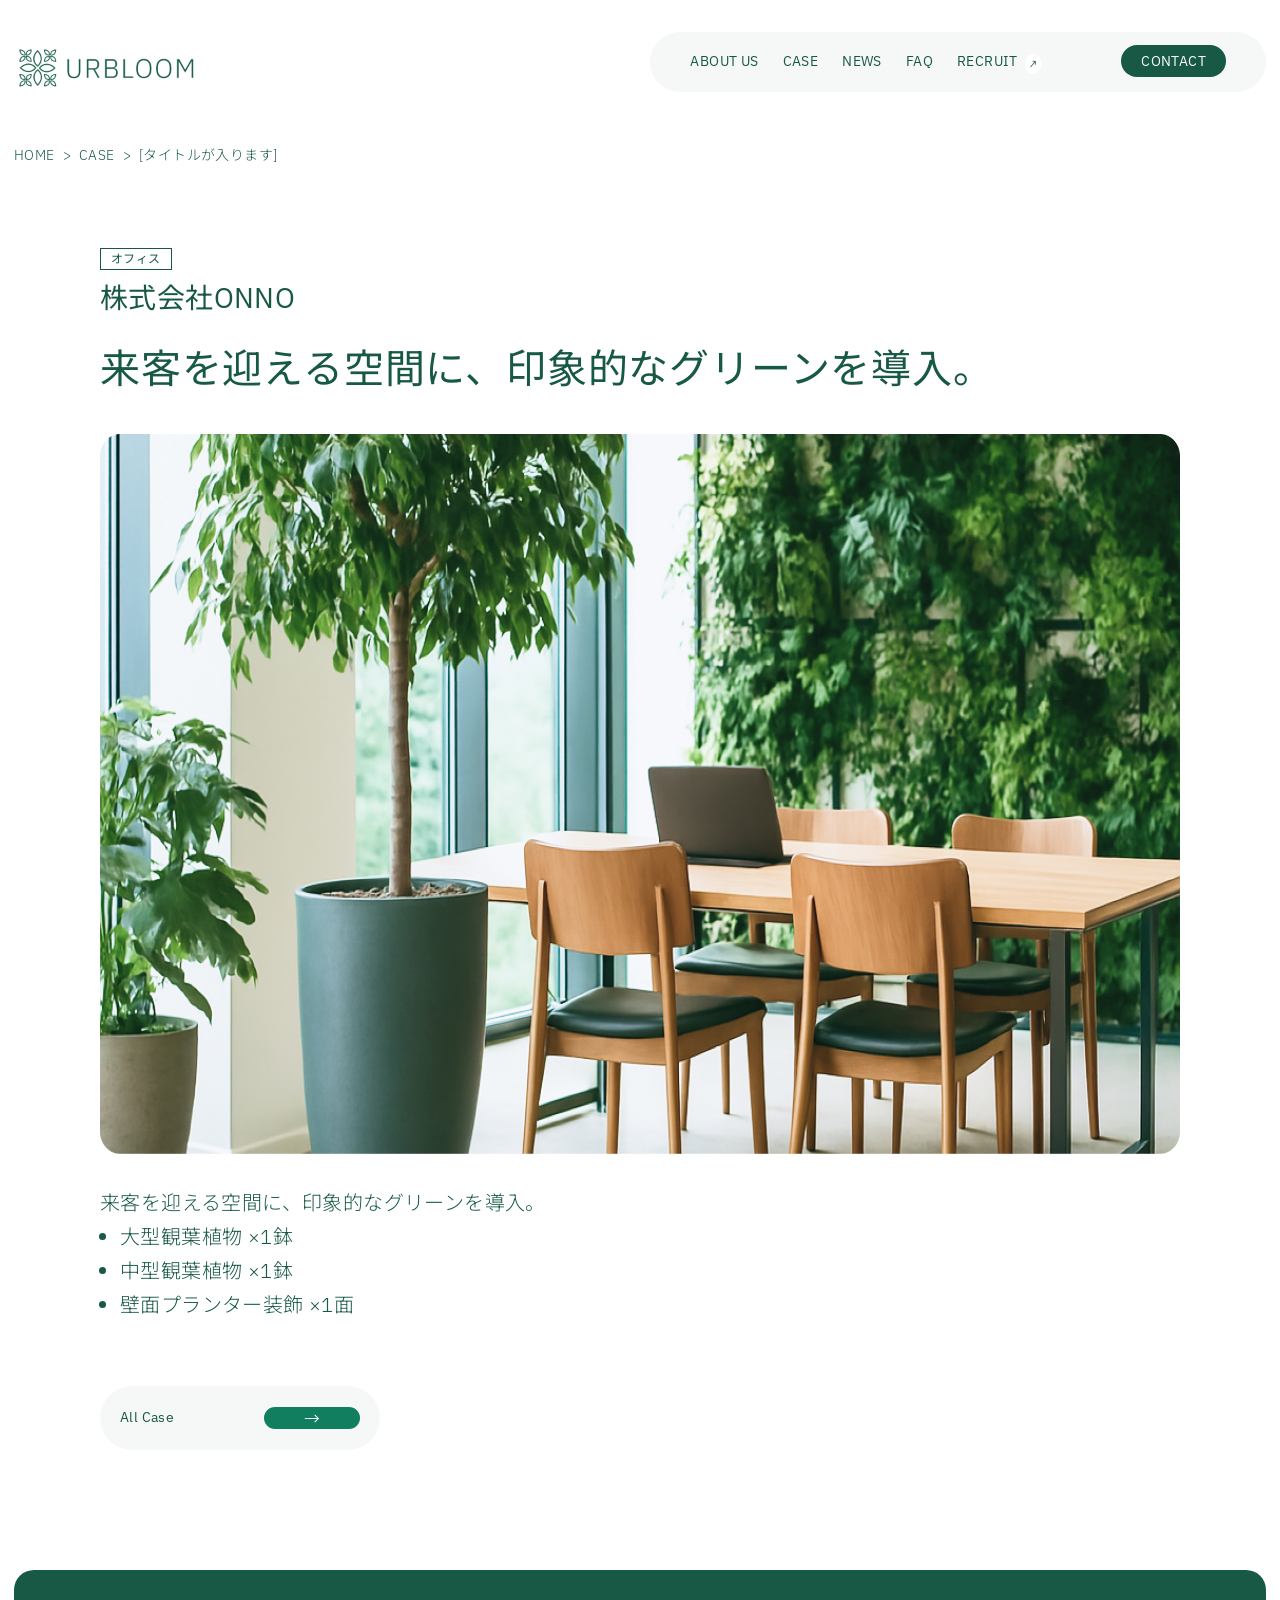
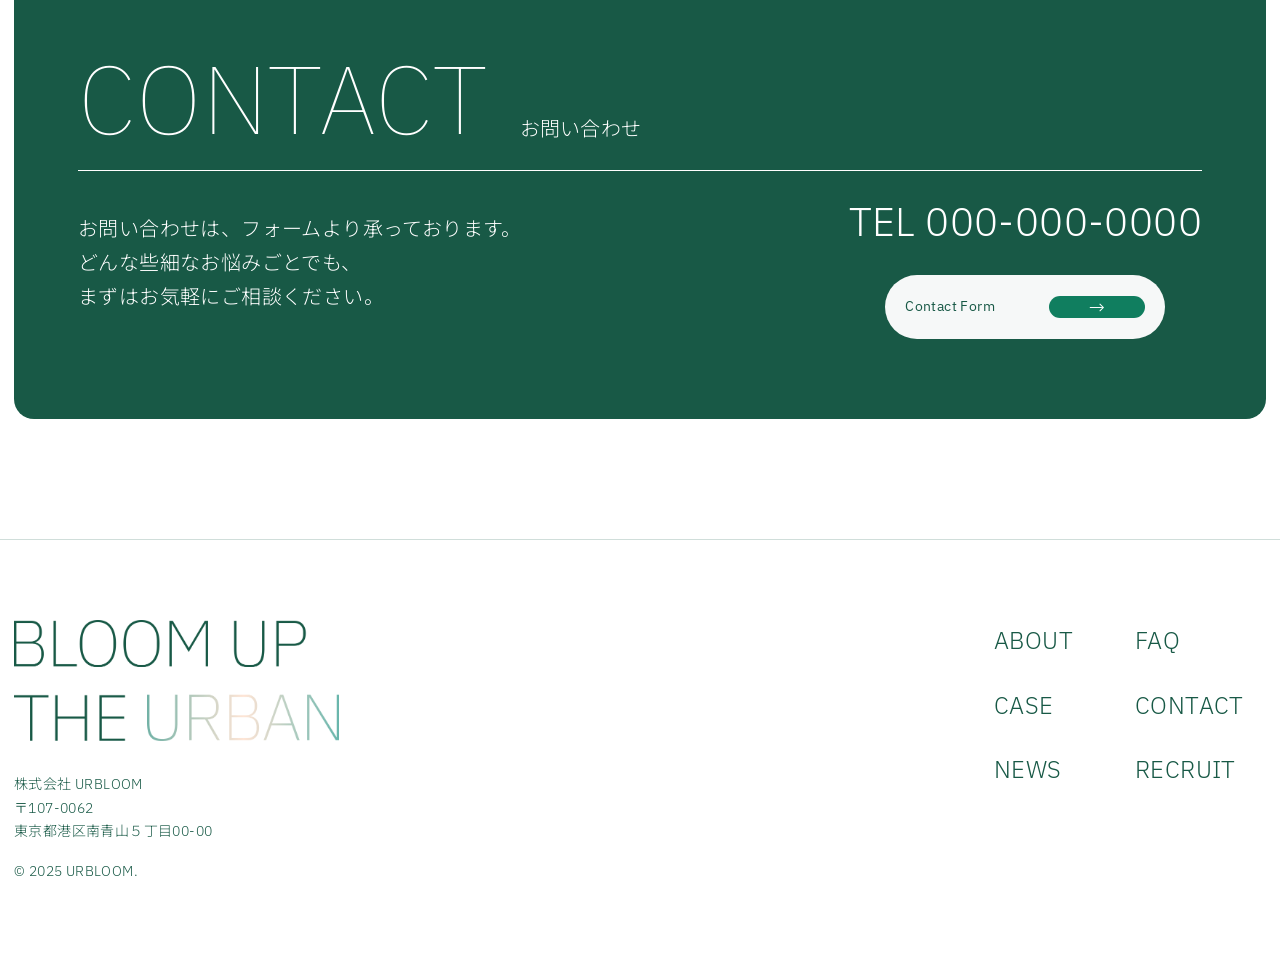
<file: case_single.html>
<!DOCTYPE html>
<html lang="ja">

<head>
  <meta charset="UTF-8">
  <meta http-equiv="X-UA-Compatible" content="IE=edge">
  <meta name="viewport" content="width=device-width, initial-scale=1.0">
  <title>URBLOOM｜都市空間に、緑の未来を。</title>
  <meta name="description" content="都市空間に緑を取り入れる、グリーンデザインとメンテナンスを行うURBLOOM。自然と調和する空間づくりで、暮らしに癒しと美しさを。">
  <meta name="robots" content="index, follow">
  <link rel="canonical" href="https://urbloom.jp">
  <meta property="og:locale" content="ja_JP">
  <meta property="og:type" content="website">
  <meta property="og:title" content="URBLOOM｜都市空間に、緑の未来を。">
  <meta property="og:description" content="都市空間に緑を取り入れる、グリーンデザインとメンテナンスを行うURBLOOM。自然と調和する空間づくりで、暮らしに癒しと美しさを。">
  <meta property="og:url" content="https://urbloom.jp">
  <meta property="og:site_name" content="URBLOOM">
  <meta property="og:image" content="https://urbloom.jp/img/ogp.jpg">
  <meta name="twitter:card" content="summary_large_image">
  <link rel="icon" href="img/favicon.jpg" sizes="32x32">
  <link rel="icon" href="img/favicon.jpg" sizes="192x192">
  <link rel="shortcut icon" href="img/favicon.jpg">
  <link rel="apple-touch-icon-precomposed" href="img/favicon.jpg">
  <meta name="msapplication-TileImage" content="img/favicon.jpg">
  <link rel="preconnect" href="https://googleapis.com">
  <link rel="preconnect" href="https://gstatic.com" crossorigin>
  <link
    href="https://fonts.googleapis.com/css2?family=IBM+Plex+Sans:wght@100;200;300;400&family=Noto+Sans+JP:wght@300;400&display=swap"
    rel="stylesheet">
  <link rel="stylesheet" href="css/reset.css">
  <link rel="stylesheet" href="css/common.css">
  <link rel="stylesheet" href="css/case_single.css">
</head>

<body>
  <header class="header container">
    <div class="header-wrapper">
      <h1 class="header-logo"><a href="index.html"><img src="img/common/logo.png" alt="URBLOOM｜都市空間に、未来を咲かせる。"></a></h1>
      <nav id="js-nav" class="header-gnav global-nav">
        <ul class="header-list">
          <li class="header-list-item sp-only"><a href="index.html">TOP</a></li>
          <li class="header-list-item"><a href="about.html">ABOUT US</a></li>
          <li class="header-list-item"><a href="case.html">CASE</a></li>
          <li class="header-list-item"><a href="news.html">NEWS</a></li>
          <li class="header-list-item"><a href="faq.html">FAQ</a></li>
          <li class="header-list-item recruit-btn"><a href="" target="_blank" rel="noopener">
              RECRUIT
              <img src="img/common/arrow-icon.png" alt="" class="top-arrow-icon">
            </a>
          </li>
        </ul>
        <div>
          <a href="contact.html" class="top-contact-btn menu-btn">CONTACT
            <span class="arrow-btn sp-only">&rarr;</span></a>
        </div>
      </nav>
      <button class="header-gnav-btn js-nav-toggle" aria-expanded="false" aria-controls="js-nav" aria-label="メニューを開く">
        <span class="header-gnav-bar m-top"></span>
        <span class="header-gnav-bar m-middle"></span>
        <span class="header-gnav-bar m-bottom"></span>
      </button>
    </div>
  </header>

  <main class="container">
    <div class="page-fv  js-fadein">
      <ul class="breadcrumbs">
        <li class="breadcrumbs-item">
          <a href="index.html">HOME</a>
        </li>
        <li class="breadcrumbs-item">&gt;</li>
        <li class="breadcrumbs-item">
          <a href="case.html">CASE</a>
        </li>
        <li class="breadcrumbs-item">&gt;</li>
        <li class="breadcrumbs-item">[タイトルが入ります]</li>
      </ul>
    </div>

    <section class="case-single">
      <div class="case-contents">
        <div class="contents-title">
          <span class="case-sub-title">オフィス</span>
          <p class="case-title">株式会社ONNO</p>
          <p class="single-title">来客を迎える空間に、印象的なグリーンを導入。</p>
        </div>
        <img src="img/case/case-detail.jpg" alt="緑を取り入れたオフィス空間">
        <div class="plant">
          <p>来客を迎える空間に、印象的なグリーンを導入。</p>
          <ul>
            <li class="plant-list">大型観葉植物 ×1鉢</li>
            <li class="plant-list">中型観葉植物 ×1鉢</li>
            <li class="plant-list">壁面プランター装飾 ×1面</li>
          </ul>
        </div>
        <a href="case.html" target="_blank" rel="noopener" class="detail-btn case-btn">
          <span>All Case</span>
          <span class="arrow-btn">→</span>
        </a>
      </div>
    </section>

    <section class="contact">
      <div class="contact-wrapper js-fadein">
        <div class="contact-title">
          <h2 class="section-title-en">CONTACT</h2>
          <p class="section-title-ja sub-contact">お問い合わせ</p>
        </div>
        <div class="contact-inner">
          <p class="contact-text">お問い合わせは、<br class="sp-only">フォームより承っております。<br>どんな些細なお悩みごとでも、 <br>まずはお気軽にご相談ください。</p>
          <div class="contact-cta">
            <p class="num">TEL 000-000-0000</p>
            <a href="contact.html" class="detail-btn contact-btn">
              <span>Contact Form</span>
              <span class="arrow-btn">→</span>
            </a>
          </div>
        </div>
      </div>
    </section>
  </main>

  <footer class="container">
    <div class="footer-wrapper js-fadein">
      <div class="footer-text">
        <div class="footer-logo"><a href="index.html"><img src="img/home/main-copy.png" alt="会社名のロゴ"></a></div>
        <div class="address">
          <ul>
            <li>株式会社 URBLOOM</li>
            <li>〒107-0062<br class="pc-only">東京都港区南青山５丁目00-00</li>
          </ul>
          <p class="copyright">&copy; 2025 URBLOOM.</p>
        </div>
      </div>
      <div class="footer-nav">
        <ul class="footer-list">
          <li class="footer-list-item nav-about"><a href="about.html">ABOUT</a></li>
          <li class="footer-list-item nav-case"><a href="case.html">CASE</a></li>
          <li class="footer-list-item nav-news"><a href="news.html">NEWS</a></li>
          <li class="footer-list-item nav-faq"><a href="faq.html">FAQ</a></li>
          <li class="footer-list-item nav-contact"><a href="contact.html">CONTACT</a></li>
          <li class="footer-list-item nav-recruit"><a href="" target="_blank" rel="noopener">RECRUIT</a></li>
        </ul>
      </div>
    </div>
  </footer>

  <script src="https://code.jquery.com/jquery-3.7.1.min.js"></script>
  <script src="js/slick.min.js"></script>
  <script src="js/main.js"></script>
</body>

</html>
</file>
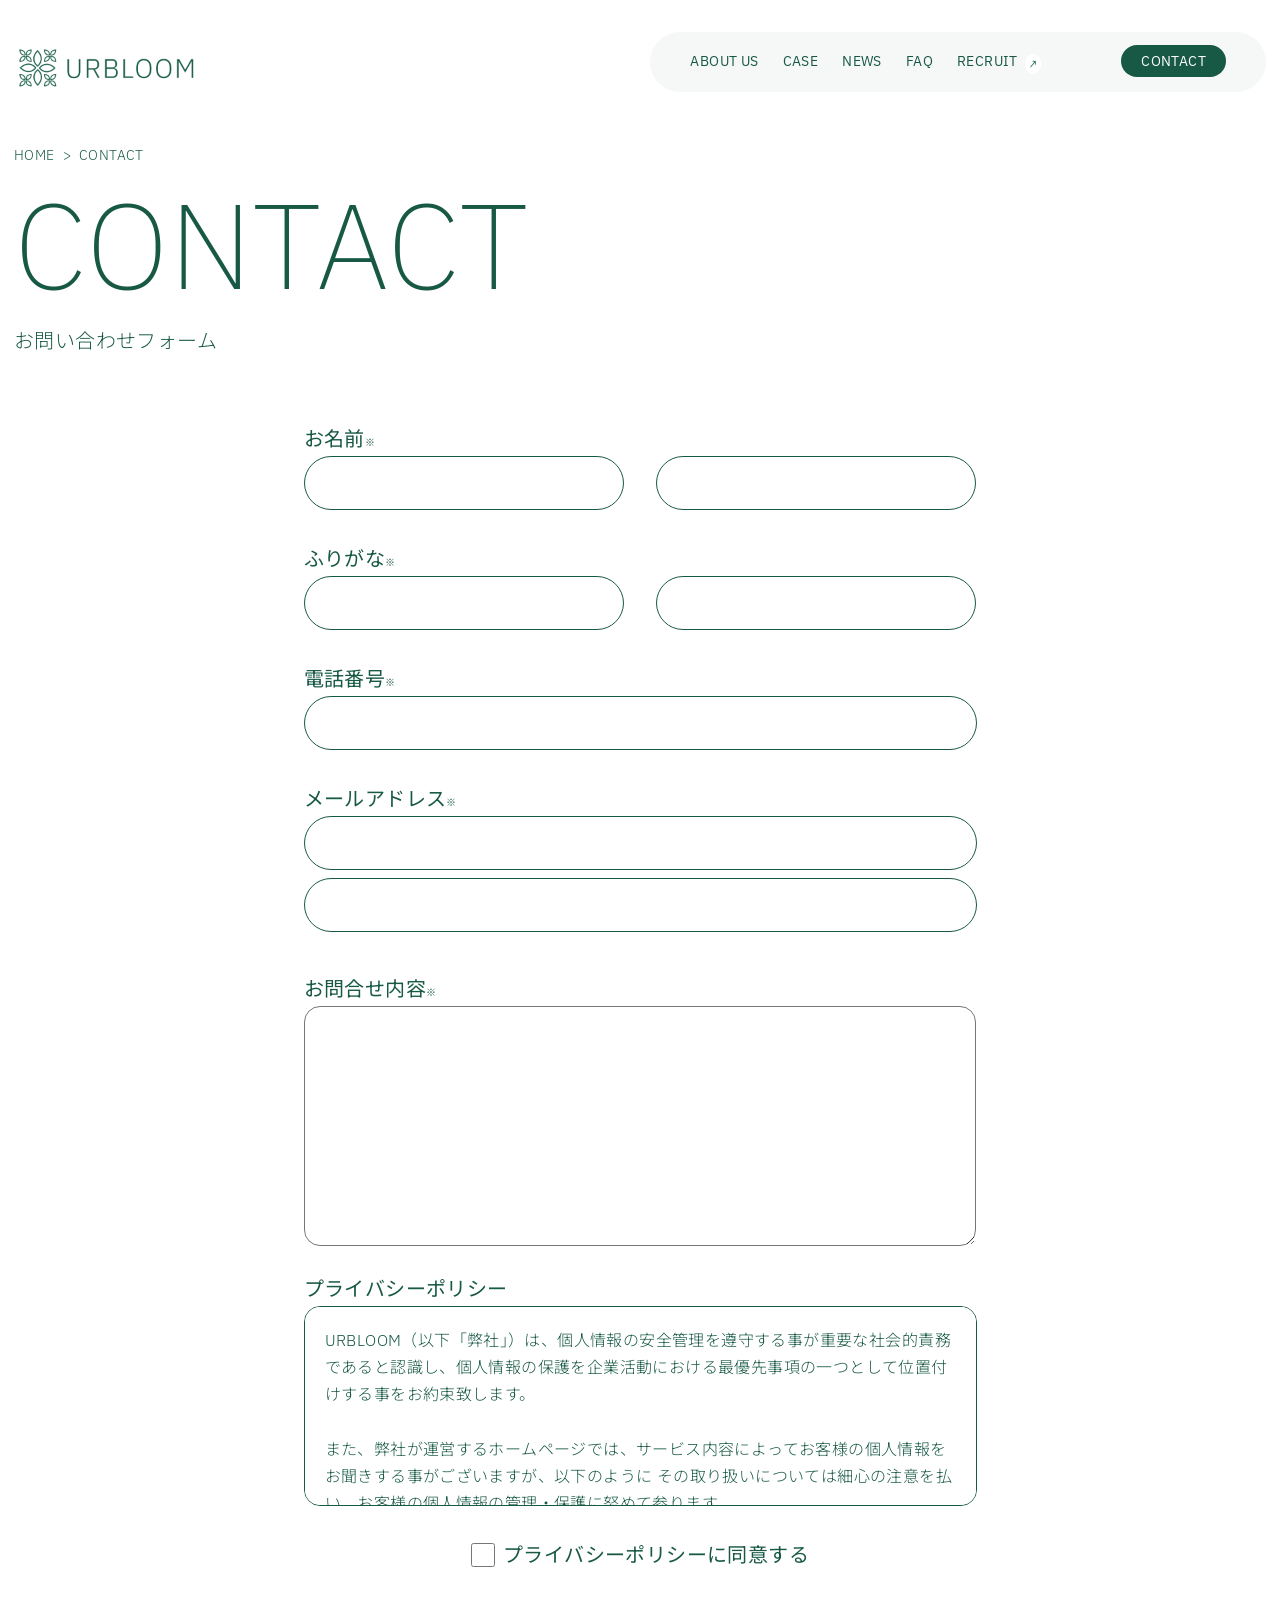
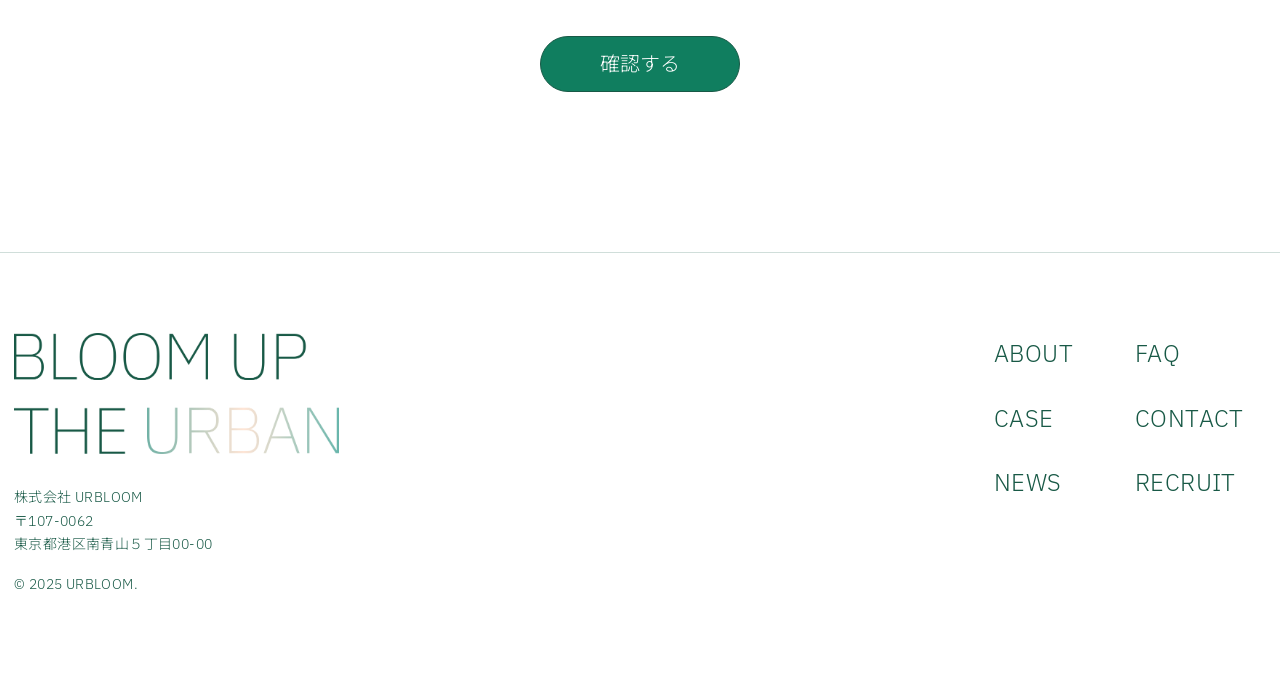
<file: contact.html>
<!DOCTYPE html>
<html lang="ja">

<head>
  <meta charset="UTF-8">
  <meta http-equiv="X-UA-Compatible" content="IE=edge">
  <meta name="viewport" content="width=device-width, initial-scale=1.0">
  <title>URBLOOM｜都市空間に、緑の未来を。</title>
  <meta name="description" content="都市空間に緑を取り入れる、グリーンデザインとメンテナンスを行うURBLOOM。自然と調和する空間づくりで、暮らしに癒しと美しさを。">
  <meta name="robots" content="index, follow">
  <link rel="canonical" href="https://urbloom.jp">
  <meta property="og:locale" content="ja_JP">
  <meta property="og:type" content="website">
  <meta property="og:title" content="URBLOOM｜都市空間に、緑の未来を。">
  <meta property="og:description" content="都市空間に緑を取り入れる、グリーンデザインとメンテナンスを行うURBLOOM。自然と調和する空間づくりで、暮らしに癒しと美しさを。">
  <meta property="og:url" content="https://urbloom.jp">
  <meta property="og:site_name" content="URBLOOM">
  <meta property="og:image" content="https://urbloom.jp/img/ogp.jpg">
  <meta name="twitter:card" content="summary_large_image">
  <link rel="icon" href="img/favicon.jpg" sizes="32x32">
  <link rel="icon" href="img/favicon.jpg" sizes="192x192">
  <link rel="shortcut icon" href="img/favicon.jpg">
  <link rel="apple-touch-icon-precomposed" href="img/favicon.jpg">
  <meta name="msapplication-TileImage" content="img/favicon.jpg">
  <link rel="preconnect" href="https://googleapis.com">
  <link rel="preconnect" href="https://gstatic.com" crossorigin>
  <link
    href="https://fonts.googleapis.com/css2?family=IBM+Plex+Sans:wght@100;200;300;400&family=Noto+Sans+JP:wght@300;400&display=swap"
    rel="stylesheet">
  <link rel="stylesheet" href="css/reset.css">
  <link rel="stylesheet" href="css/common.css">
  <link rel="stylesheet" href="css/contact.css">
</head>

<body>
  <header class="header container">
    <div class="header-wrapper">
      <h1 class="header-logo"><a href="index.html"><img src="img/common/logo.png" alt="URBLOOM｜都市空間に、未来を咲かせる。"></a></h1>
      <nav id="js-nav" class="header-gnav global-nav">
        <ul class="header-list">
          <li class="header-list-item sp-only"><a href="index.html">TOP</a></li>
          <li class="header-list-item"><a href="about.html">ABOUT US</a></li>
          <li class="header-list-item"><a href="case.html">CASE</a></li>
          <li class="header-list-item"><a href="news.html">NEWS</a></li>
          <li class="header-list-item"><a href="faq.html">FAQ</a></li>
          <li class="header-list-item recruit-btn"><a href="" target="_blank" rel="noopener">
              RECRUIT
              <img src="img/common/arrow-icon.png" alt="" class="top-arrow-icon">
            </a>
          </li>
        </ul>
        <div>
          <a href="contact.html" class="top-contact-btn menu-btn">CONTACT
            <span class="arrow-btn sp-only">&rarr;</span></a>
        </div>
      </nav>
      <button class="header-gnav-btn js-nav-toggle" aria-expanded="false" aria-controls="js-nav" aria-label="メニューを開く">
        <span class="header-gnav-bar m-top"></span>
        <span class="header-gnav-bar m-middle"></span>
        <span class="header-gnav-bar m-bottom"></span>
      </button>
    </div>
  </header>

  <main class="container">
    <div class="page-fv  js-fadein">
      <ul class="breadcrumbs">
        <li class="breadcrumbs-item">
          <a href="index.html">HOME</a>
        </li>
        <li class="breadcrumbs-item">&gt;</li>
        <li class="breadcrumbs-item">CONTACT</li>
      </ul>
      <div class="page-title">
        <h2 class="page-title-en">CONTACT</h2>
        <p class="page-title-ja">お問い合わせフォーム</p>
      </div>
    </div>

    <section class="contact">
      <div class="contact-form">
        <div class="form-item">
          <p class="label">お名前<span class="asterisk">※</span></p>
          <div class="input-text">
            <input type="text" name="last_name" class="name">
            <input type="text" name="first_name" class="name">
          </div>
        </div>
        <div class="form-item">
          <p class="label">ふりがな<span class="asterisk">※</span></p>
          <div class="input-text">
            <input type="text" name="last_name_kana" class="name">
            <input type="text" name="first_name_kana" class="name">
          </div>
        </div>
        <div class="form-item">
          <p class="label">電話番号<span class="asterisk">※</span></p>
          <div class="input-tel">
            <input type="tel" name="phone">
          </div>
        </div>
        <div class="form-item">
          <p class="label">メールアドレス<span class="asterisk">※</span></p>
          <div class="input-text mail">
            <input name="email" type="text">
            <input name="email_confirm" type="text">
          </div>
        </div>
        <div class="form-item">
          <p class="label">お問合せ内容<span class="asterisk">※</span></p>
          <textarea name="content" cols="45" rows="6"></textarea>
        </div>
        <div class="form-item">
          <p class="label">プライバシーポリシー</p>
          <div class="privacy-box">
            <p>URBLOOM（以下「弊社」）は、個人情報の安全管理を遵守する事が重要な社会的責務であると認識し、個人情報の保護を企業活動における最優先事項の一つとして位置付けする事をお約束致します。</p><br>
            <p>また、弊社が運営するホームページでは、サービス内容によってお客様の個人情報をお聞きする事がございますが、以下のように その取り扱いについては細心の注意を払い、お客様の個人情報の管理・保護に努めて参ります。
            </p><br>
            <p>1.弊社はお客様の個人情報を扱うに当たっては適用される法令又は規範を遵守し、適宜その運用基準を見直し、改善していくように努めます。</p> <br>
            <p>2.サービス内容によって、お客様に対して個人情報の提供をお願いしております。<br>
              その場合、お客様の同意を頂いた上で収集致し ます。よって、情報を提供するかどうかはお客様の選択によるものであり、弊社はその提供をお客様に強制するものではありません。<br>
              但し、一部の個人情報について入力頂けない場合は、全部または一部のサービスをお受け頂けない場合がありますのでご了承ください。</p><br>
            <p>3.弊社は、お客様の個人情報を、 サービスの提供のために利用させて頂くほか、お問い合わせへの対応、サービスの向上、お客様との連絡の目的などにのみ利用致します。<br>
              お客様またはお客様のご利用内容に関する情報は、弊社が合併、分社化、営業譲渡等で個人情報を提供する場合及び法令等に基づく場合を除き、原則として第三者に対して提供されたり、売却されることはありません｡</p>
          </div>
        </div>
        <div class="form-item checkbox">
          <input type="checkbox" name="policy" class="box">
          <p class="label">プライバシーポリシーに同意する</p>
        </div>
      </div>
      <div class="confirm">
        <input type="submit" name="submit_confirm" value="確認する" class="confirm-btn">
      </div>
    </section>
  </main>

  <footer class="container">
    <div class="footer-wrapper js-fadein">
      <div class="footer-text">
        <div class="footer-logo"><a href="index.html"><img src="img/home/main-copy.png" alt="会社名のロゴ"></a></div>
        <div class="address">
          <ul>
            <li>株式会社 URBLOOM</li>
            <li>〒107-0062<br class="pc-only">東京都港区南青山５丁目00-00</li>
          </ul>
          <p class="copyright">&copy; 2025 URBLOOM.</p>
        </div>
      </div>
      <div class="footer-nav">
        <ul class="footer-list">
          <li class="footer-list-item nav-about"><a href="about.html">ABOUT</a></li>
          <li class="footer-list-item nav-case"><a href="case.html">CASE</a></li>
          <li class="footer-list-item nav-news"><a href="news.html">NEWS</a></li>
          <li class="footer-list-item nav-faq"><a href="faq.html">FAQ</a></li>
          <li class="footer-list-item nav-contact"><a href="contact.html">CONTACT</a></li>
          <li class="footer-list-item nav-recruit"><a href="" target="_blank" rel="noopener">RECRUIT</a></li>
        </ul>
      </div>
    </div>
  </footer>

  <script src="https://code.jquery.com/jquery-3.7.1.min.js"></script>
  <script src="js/slick.min.js"></script>
  <script src="js/main.js"></script>
</body>

</html>
</file>
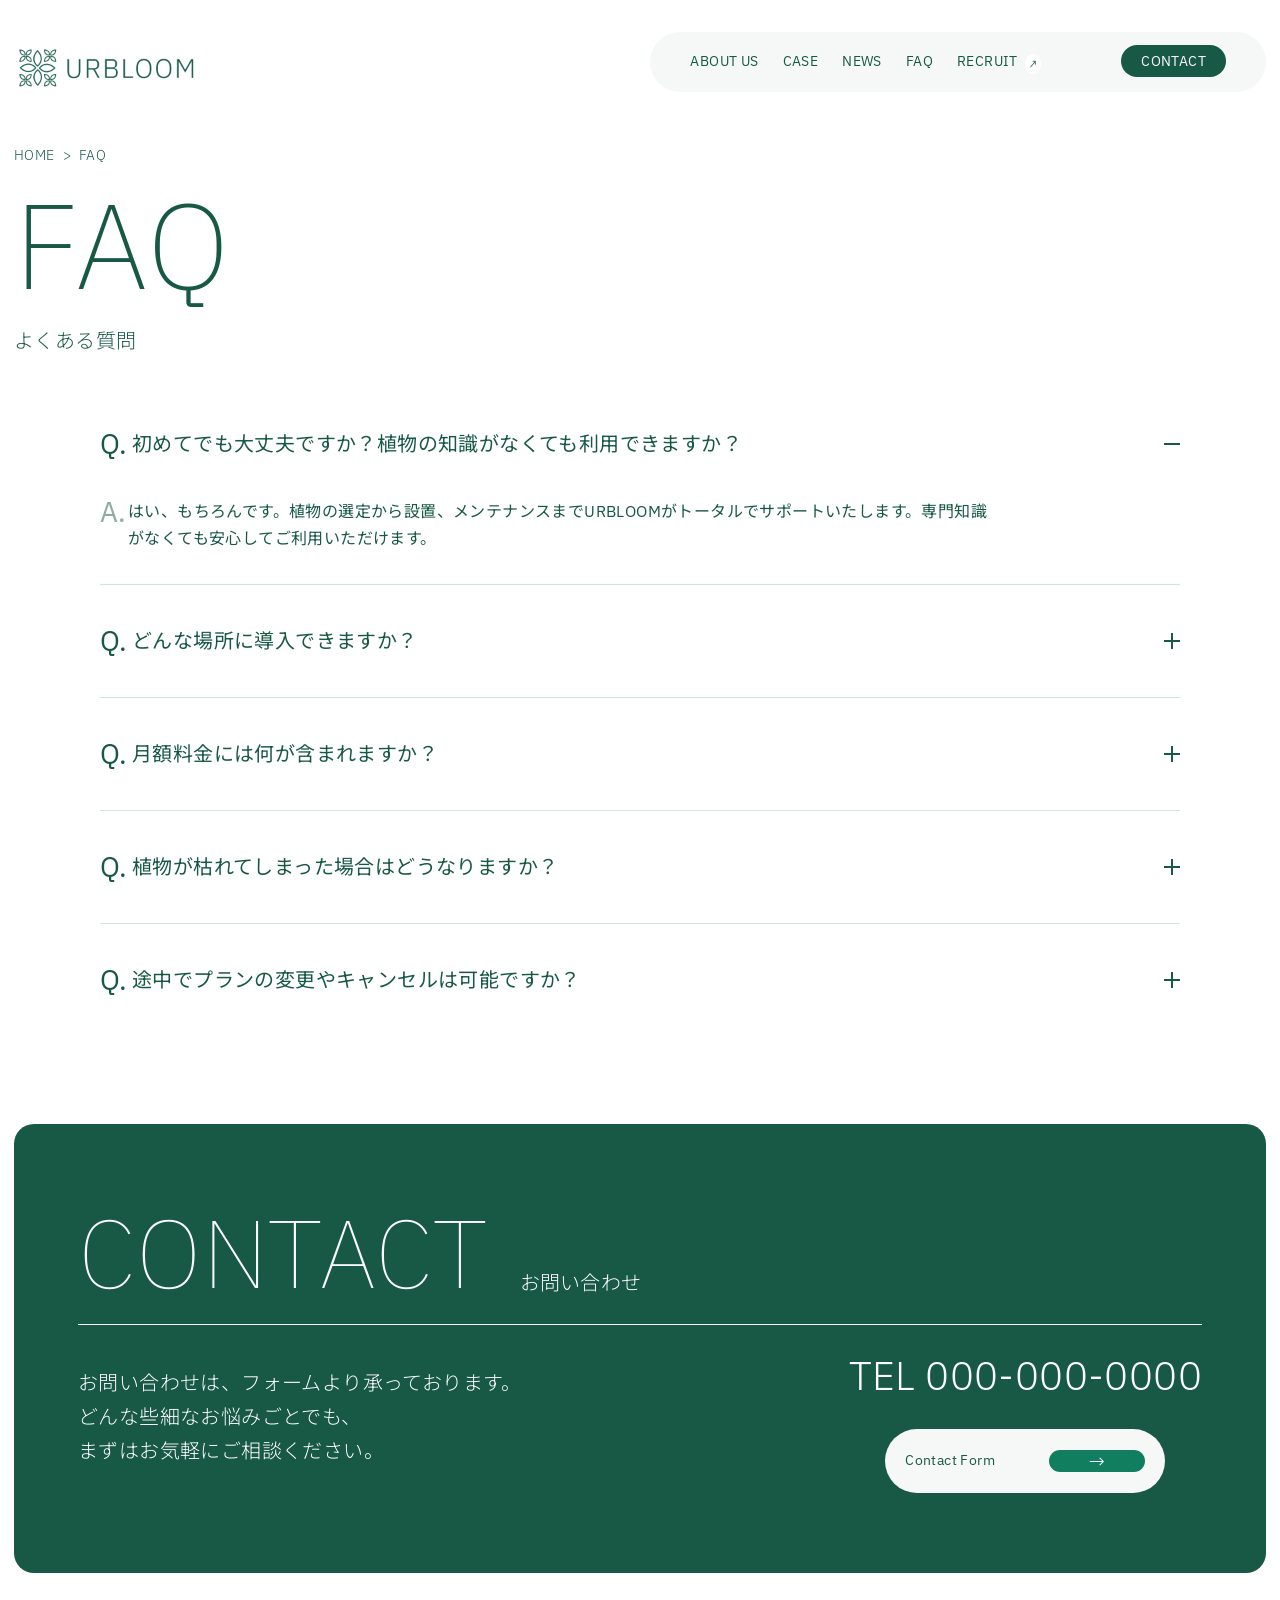
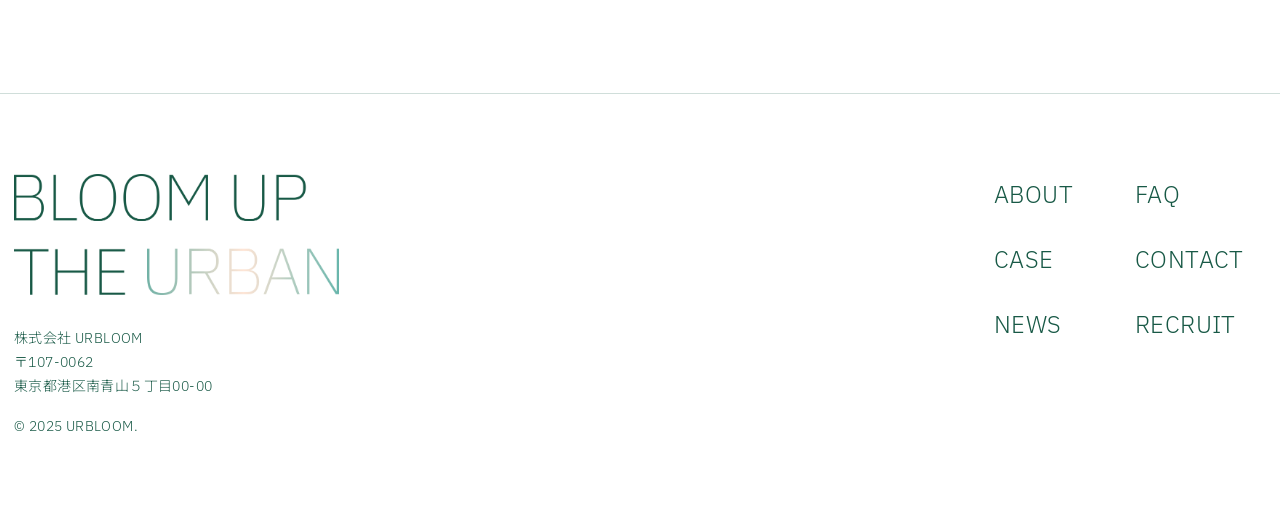
<file: faq.html>
<!DOCTYPE html>
<html lang="ja">

<head>
  <meta charset="UTF-8">
  <meta http-equiv="X-UA-Compatible" content="IE=edge">
  <meta name="viewport" content="width=device-width, initial-scale=1.0">
  <title>URBLOOM｜都市空間に、緑の未来を。</title>
  <meta name="description" content="都市空間に緑を取り入れる、グリーンデザインとメンテナンスを行うURBLOOM。自然と調和する空間づくりで、暮らしに癒しと美しさを。">
  <meta name="robots" content="index, follow">
  <link rel="canonical" href="https://urbloom.jp">
  <meta property="og:locale" content="ja_JP">
  <meta property="og:type" content="website">
  <meta property="og:title" content="URBLOOM｜都市空間に、緑の未来を。">
  <meta property="og:description" content="都市空間に緑を取り入れる、グリーンデザインとメンテナンスを行うURBLOOM。自然と調和する空間づくりで、暮らしに癒しと美しさを。">
  <meta property="og:url" content="https://urbloom.jp">
  <meta property="og:site_name" content="URBLOOM">
  <meta property="og:image" content="https://urbloom.jp/img/ogp.jpg">
  <meta name="twitter:card" content="summary_large_image">
  <link rel="icon" href="img/favicon.jpg" sizes="32x32">
  <link rel="icon" href="img/favicon.jpg" sizes="192x192">
  <link rel="shortcut icon" href="img/favicon.jpg">
  <link rel="apple-touch-icon-precomposed" href="img/favicon.jpg">
  <meta name="msapplication-TileImage" content="img/favicon.jpg">
  <link rel="preconnect" href="https://googleapis.com">
  <link rel="preconnect" href="https://gstatic.com" crossorigin>
  <link
    href="https://fonts.googleapis.com/css2?family=IBM+Plex+Sans:wght@100;200;300;400&family=Noto+Sans+JP:wght@300;400&display=swap"
    rel="stylesheet">
  <link rel="stylesheet" href="css/reset.css">
  <link rel="stylesheet" href="css/common.css">
  <link rel="stylesheet" href="css/faq.css">
</head>

<body>
  <header class="header container">
    <div class="header-wrapper">
      <h1 class="header-logo"><a href="index.html"><img src="img/common/logo.png" alt="URBLOOM｜都市空間に、未来を咲かせる。"></a></h1>
      <nav id="js-nav" class="header-gnav global-nav">
        <ul class="header-list">
          <li class="header-list-item sp-only"><a href="index.html">TOP</a></li>
          <li class="header-list-item"><a href="about.html">ABOUT US</a></li>
          <li class="header-list-item"><a href="case.html">CASE</a></li>
          <li class="header-list-item"><a href="news.html">NEWS</a></li>
          <li class="header-list-item"><a href="faq.html">FAQ</a></li>
          <li class="header-list-item recruit-btn"><a href="" target="_blank" rel="noopener">
              RECRUIT
              <img src="img/common/arrow-icon.png" alt="" class="top-arrow-icon">
            </a>
          </li>
        </ul>
        <div>
          <a href="contact.html" class="top-contact-btn menu-btn">CONTACT
            <span class="arrow-btn sp-only">&rarr;</span></a>
        </div>
      </nav>
      <button class="header-gnav-btn js-nav-toggle" aria-expanded="false" aria-controls="js-nav" aria-label="メニューを開く">
        <span class="header-gnav-bar m-top"></span>
        <span class="header-gnav-bar m-middle"></span>
        <span class="header-gnav-bar m-bottom"></span>
      </button>
    </div>
  </header>

  <main class="container">
    <div class="page-fv  js-fadein">
      <ul class="breadcrumbs">
        <li class="breadcrumbs-item">
          <a href="index.html">HOME</a>
        </li>
        <li class="breadcrumbs-item">&gt;</li>
        <li class="breadcrumbs-item">FAQ</li>
      </ul>
      <div class="page-title">
        <h2 class="page-title-en">FAQ</h2>
        <p class="page-title-ja">よくある質問</p>
      </div>
    </div>

    <section class="faq">
      <div class="faq-items  js-fadein">
        <!-- <ul class="faq-item-list">
          <li class="faq-item open">
            <span class="question">テキストが入ります。テキストが入ります。テキストが入ります。
            </span>
            <span
              class="answer">テキストが入ります。テキストが入ります。テキストが入ります。テキストが入ります。テキストが入ります。テキストが入ります。テキストが入ります。テキストが入ります。テキストが入ります。
            </span>
          </li>
          <li class="faq-item"> <span class="question">お知らせ情報が入ります。お知らせ情報が入ります。</span></li>
          <li class="faq-item"> <span class="question">お知らせ情報が入ります。お知らせ情報が入ります。</span></li>
          <li class="faq-item"> <span class="question">お知らせ情報が入ります。お知らせ情報が入ります。</span></li>
          <li class="faq-item"> <span class="question">お知らせ情報が入ります。お知らせ情報が入ります。</span></li>
        </ul> -->
        <ul class="faq-item-list">
          <li class="faq-item open">
            <span class="question">
              <span class="question-text">初めてでも大丈夫ですか？植物の知識がなくても利用できますか？</span>
              <span class="toggle-icon"></span>
            </span>
            <span class="answer">はい、もちろんです。植物の選定から設置、メンテナンスまでURBLOOMがトータルでサポートいたします。専門知識がなくても安心してご利用いただけます。</span>
          </li>
          <li class="faq-item">
            <span class="question">
              <span class="question-text">どんな場所に導入できますか？</span>
              <span class="toggle-icon"></span>
            </span>
            <span class="answer">オフィス・店舗・カフェ・美容室・クリニックなど、屋内の空間であれば基本的に対応可能です。設置環境に応じた最適なプランをご提案いたします。</span>
          </li>
          <li class="faq-item">
            <span class="question">
              <span class="question-text">月額料金には何が含まれますか？</span>
              <span class="toggle-icon"></span>
            </span>
            <span class="answer">植物のレンタル費用、定期的なメンテナンス（水やり・剪定・交換対応など）、装飾用の鉢カバーなどが含まれています。詳細はお見積もり時にご案内いたします。</span>
          </li>
          <li class="faq-item">
            <span class="question">
              <span class="question-text">植物が枯れてしまった場合はどうなりますか？</span>
              <span class="toggle-icon"></span>
            </span>
            <span class="answer">定期メンテナンス時に植物の状態を確認し、必要に応じて無料で交換いたします。枯れや劣化を未然に防ぐサポート体制を整えています。</span>
          </li>
          <li class="faq-item">
            <span class="question">
              <span class="question-text">途中でプランの変更やキャンセルは可能ですか？</span>
              <span class="toggle-icon"></span>
            </span>
            <span class="answer">はい、可能です。契約期間内でもプランの見直しやスケール変更について柔軟に対応しております。お気軽にご相談ください。</span>
          </li>
        </ul>
      </div>
    </section>

    <section class="contact">
      <div class="contact-wrapper js-fadein">
        <div class="contact-title">
          <h2 class="section-title-en">CONTACT</h2>
          <p class="section-title-ja sub-contact">お問い合わせ</p>
        </div>
        <div class="contact-inner">
          <p class="contact-text">お問い合わせは、<br class="sp-only">フォームより承っております。<br>どんな些細なお悩みごとでも、 <br>まずはお気軽にご相談ください。</p>
          <div class="contact-cta">
            <p class="num">TEL 000-000-0000</p>
            <a href="contact.html" class="detail-btn contact-btn">
              <span>Contact Form</span>
              <span class="arrow-btn">→</span>
            </a>
          </div>
        </div>
      </div>
    </section>
  </main>

  <footer class="container">
    <div class="footer-wrapper js-fadein">
      <div class="footer-text">
        <div class="footer-logo"><a href="index.html"><img src="img/home/main-copy.png" alt="会社名のロゴ"></a></div>
        <div class="address">
          <ul>
            <li>株式会社 URBLOOM</li>
            <li>〒107-0062<br class="pc-only">東京都港区南青山５丁目00-00</li>
          </ul>
          <p class="copyright">&copy; 2025 URBLOOM.</p>
        </div>
      </div>
      <div class="footer-nav">
        <ul class="footer-list">
          <li class="footer-list-item nav-about"><a href="about.html">ABOUT</a></li>
          <li class="footer-list-item nav-case"><a href="case.html">CASE</a></li>
          <li class="footer-list-item nav-news"><a href="news.html">NEWS</a></li>
          <li class="footer-list-item nav-faq"><a href="faq.html">FAQ</a></li>
          <li class="footer-list-item nav-contact"><a href="contact.html">CONTACT</a></li>
          <li class="footer-list-item nav-recruit"><a href="" target="_blank" rel="noopener">RECRUIT</a></li>
        </ul>
      </div>
    </div>
  </footer>

  <script src="https://code.jquery.com/jquery-3.7.1.min.js"></script>
  <script src="js/slick.min.js"></script>
  <script src="js/main.js"></script>
</body>

</html>
</file>
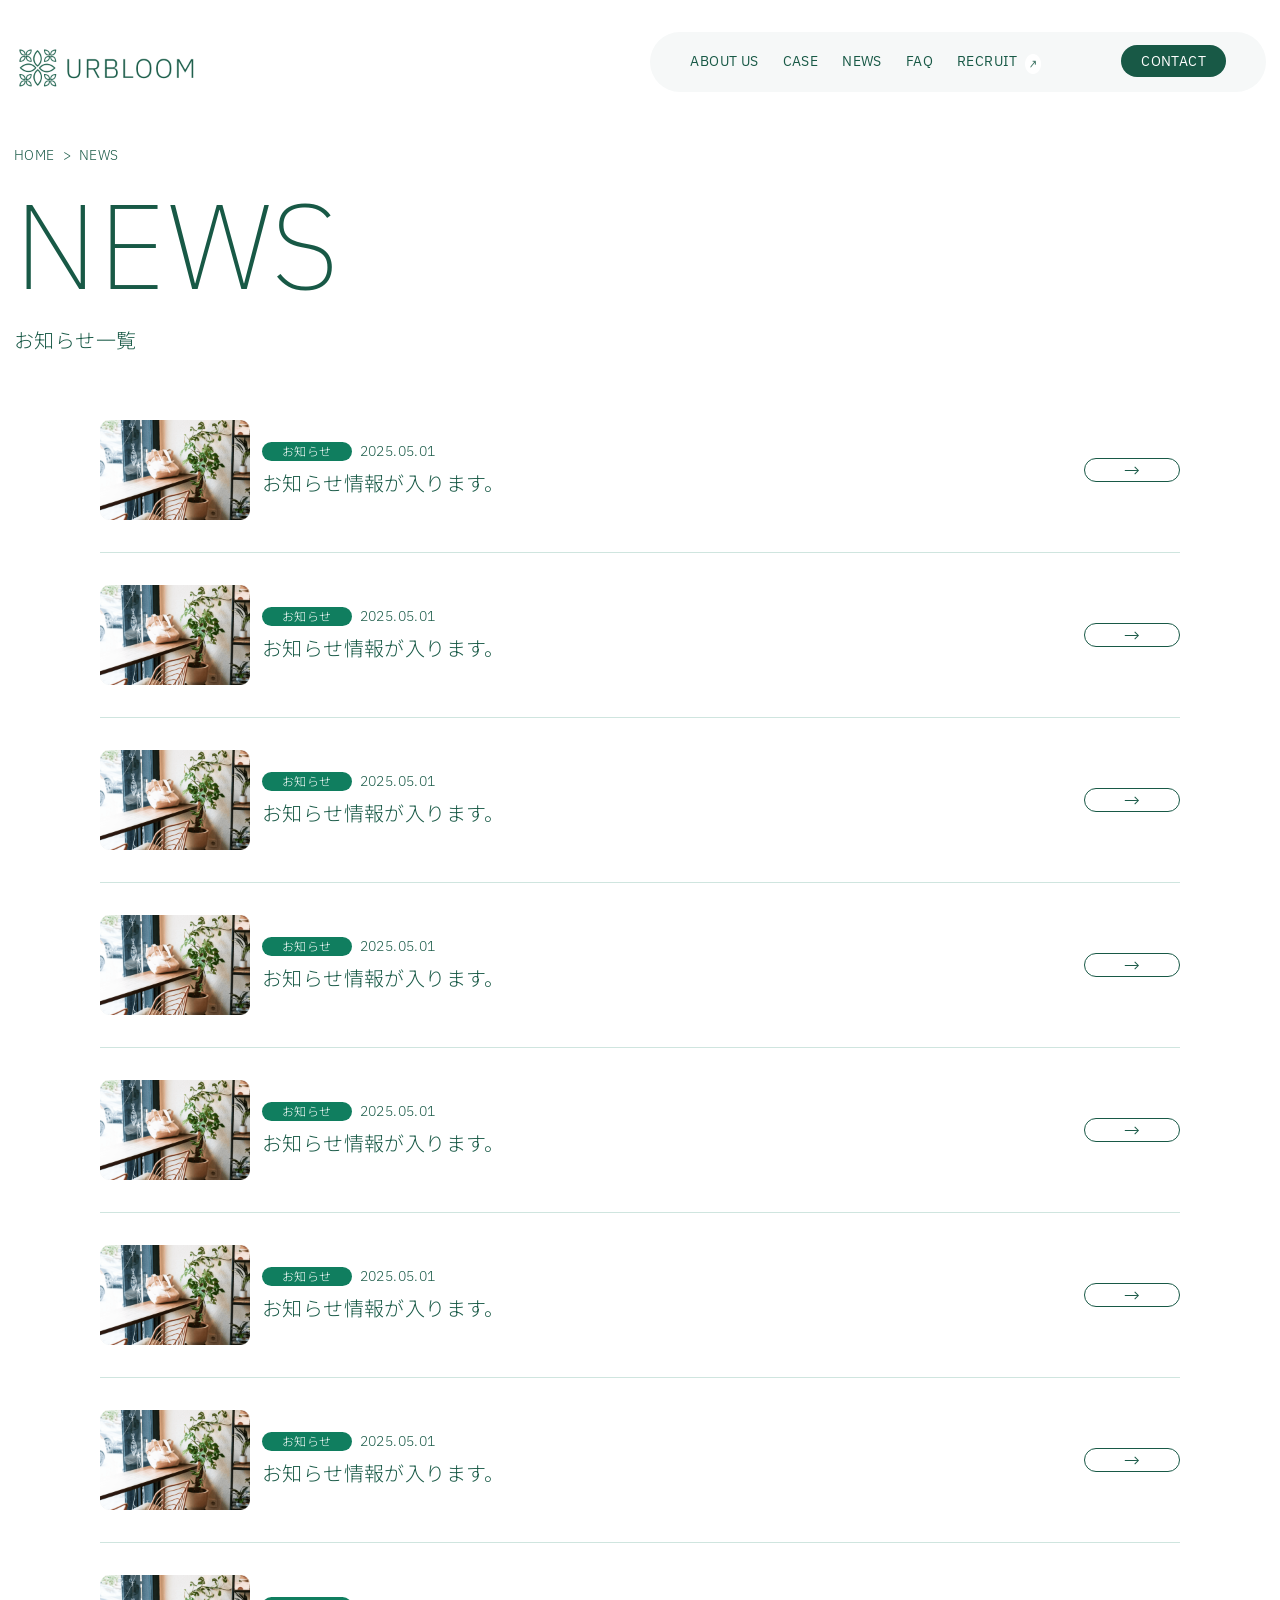
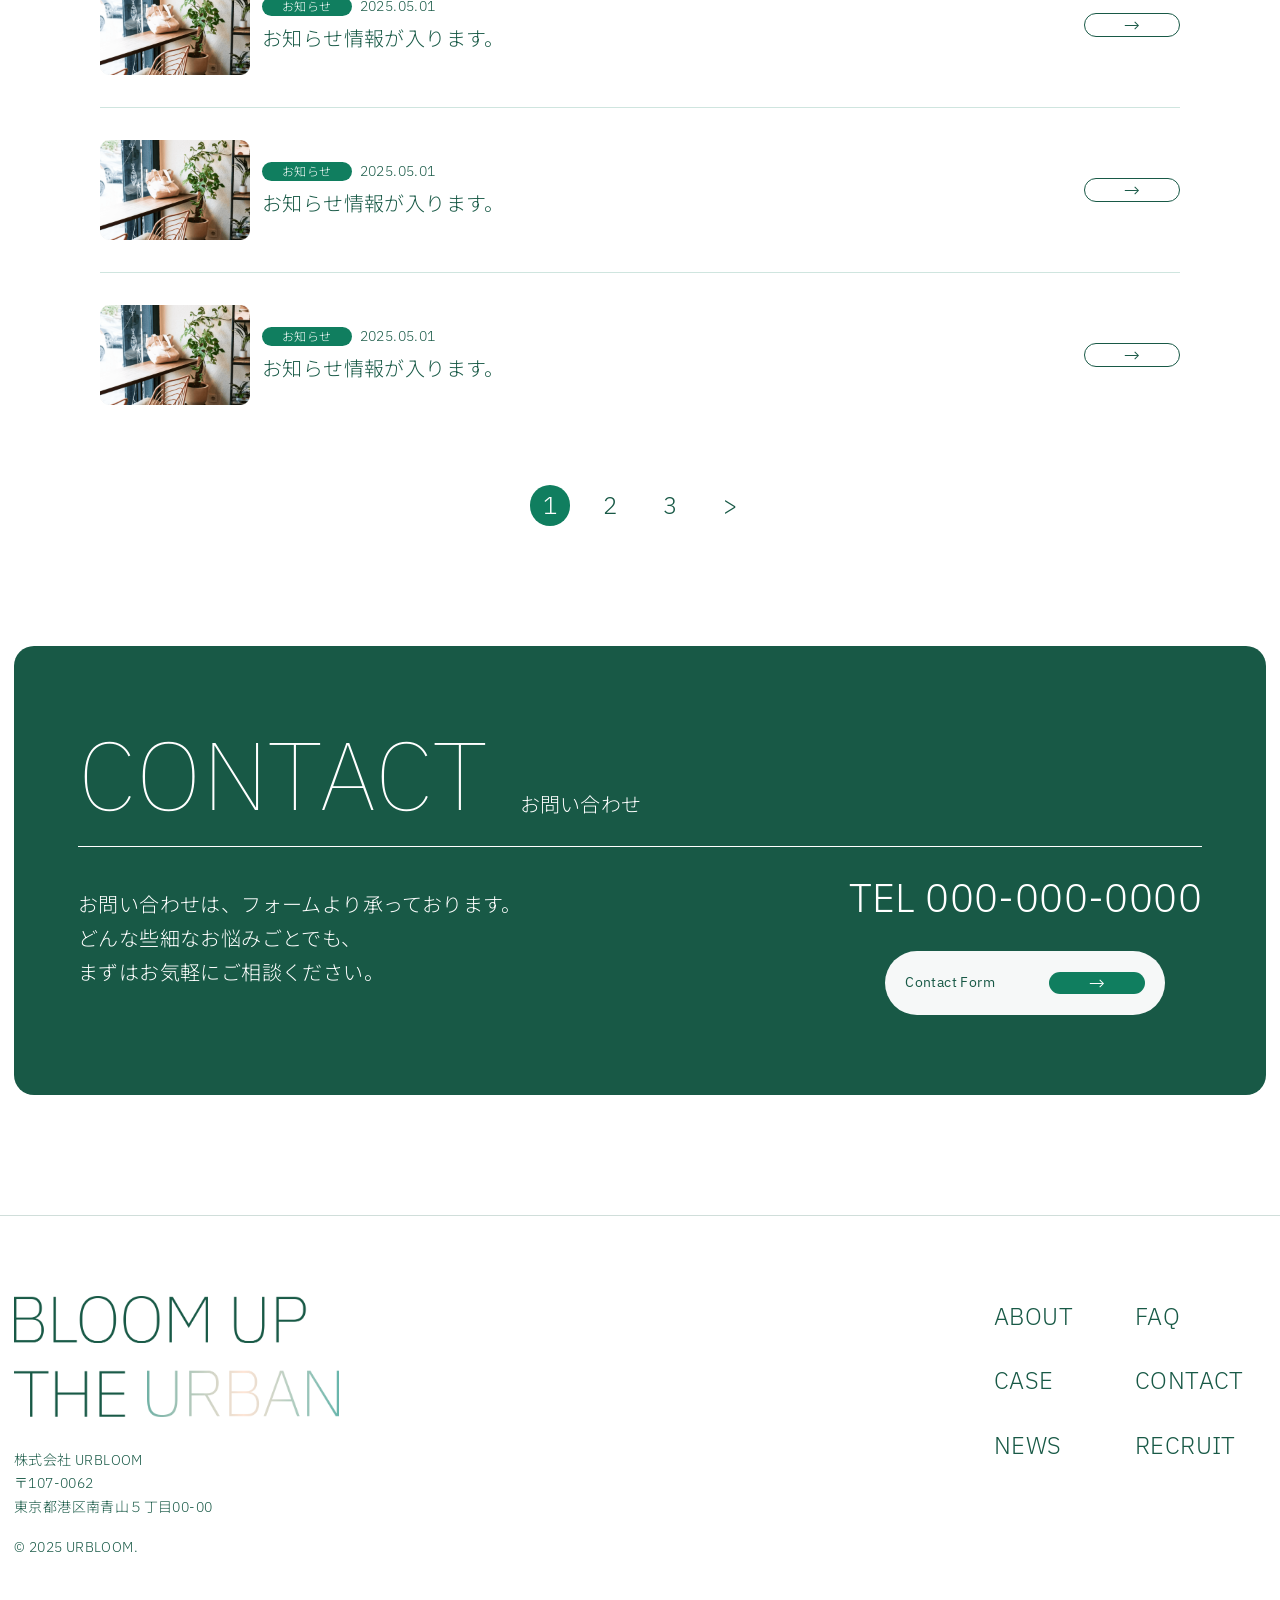
<file: news.html>
<!DOCTYPE html>
<html lang="ja">

<head>
  <meta charset="UTF-8">
  <meta http-equiv="X-UA-Compatible" content="IE=edge">
  <meta name="viewport" content="width=device-width, initial-scale=1.0">
  <title>URBLOOM｜都市空間に、緑の未来を。</title>
  <meta name="description" content="都市空間に緑を取り入れる、グリーンデザインとメンテナンスを行うURBLOOM。自然と調和する空間づくりで、暮らしに癒しと美しさを。">
  <meta name="robots" content="index, follow">
  <link rel="canonical" href="https://urbloom.jp">
  <meta property="og:locale" content="ja_JP">
  <meta property="og:type" content="website">
  <meta property="og:title" content="URBLOOM｜都市空間に、緑の未来を。">
  <meta property="og:description" content="都市空間に緑を取り入れる、グリーンデザインとメンテナンスを行うURBLOOM。自然と調和する空間づくりで、暮らしに癒しと美しさを。">
  <meta property="og:url" content="https://urbloom.jp">
  <meta property="og:site_name" content="URBLOOM">
  <meta property="og:image" content="https://urbloom.jp/img/ogp.jpg">
  <meta name="twitter:card" content="summary_large_image">
  <link rel="icon" href="img/favicon.jpg" sizes="32x32">
  <link rel="icon" href="img/favicon.jpg" sizes="192x192">
  <link rel="shortcut icon" href="img/favicon.jpg">
  <link rel="apple-touch-icon-precomposed" href="img/favicon.jpg">
  <meta name="msapplication-TileImage" content="img/favicon.jpg">
  <link rel="preconnect" href="https://googleapis.com">
  <link rel="preconnect" href="https://gstatic.com" crossorigin>
  <link
    href="https://fonts.googleapis.com/css2?family=IBM+Plex+Sans:wght@100;200;300;400&family=Noto+Sans+JP:wght@300;400&display=swap"
    rel="stylesheet">
  <link rel="stylesheet" href="css/reset.css">
  <link rel="stylesheet" href="css/common.css">
  <link rel="stylesheet" href="css/news.css">
</head>

<body>
  <header class="header container">
    <div class="header-wrapper">
      <h1 class="header-logo"><a href="index.html"><img src="img/common/logo.png" alt="URBLOOM｜都市空間に、未来を咲かせる。"></a></h1>
      <nav id="js-nav" class="header-gnav global-nav">
        <ul class="header-list">
          <li class="header-list-item sp-only"><a href="index.html">TOP</a></li>
          <li class="header-list-item"><a href="about.html">ABOUT US</a></li>
          <li class="header-list-item"><a href="case.html">CASE</a></li>
          <li class="header-list-item"><a href="news.html">NEWS</a></li>
          <li class="header-list-item"><a href="faq.html">FAQ</a></li>
          <li class="header-list-item recruit-btn"><a href="" target="_blank" rel="noopener">
              RECRUIT
              <img src="img/common/arrow-icon.png" alt="" class="top-arrow-icon">
            </a>
          </li>
        </ul>
        <div>
          <a href="contact.html" class="top-contact-btn menu-btn">CONTACT
            <span class="arrow-btn sp-only">&rarr;</span></a>
        </div>
      </nav>
      <button class="header-gnav-btn js-nav-toggle" aria-expanded="false" aria-controls="js-nav" aria-label="メニューを開く">
        <span class="header-gnav-bar m-top"></span>
        <span class="header-gnav-bar m-middle"></span>
        <span class="header-gnav-bar m-bottom"></span>
      </button>
    </div>
  </header>

  <main class="container">
    <div class="page-fv  js-fadein">
      <ul class="breadcrumbs">
        <li class="breadcrumbs-item">
          <a href="index.html">HOME</a>
        </li>
        <li class="breadcrumbs-item">&gt;</li>
        <li class="breadcrumbs-item">NEWS</li>
      </ul>
      <div class="page-title">
        <h2 class="page-title-en">NEWS</h2>
        <p class="page-title-ja">お知らせ一覧</p>
      </div>
    </div>

    <section class="news">
      <div class="news-contents  js-fadein">
        <div class="news-contents-item">
          <a href="./news_single.html" class="news-link">
            <div class="news-link-inner">
              <div class="news-img-wrap">
                <img src="img/home/news-thumbnail.png" alt="観葉植物のある窓際のカフェスペース" class="news-link-img">
              </div>
              <div class="news-link-text">
                <div class="news-heading">
                  <span class="heading">お知らせ</span><time datetime="2025-05-01">2025.05.01</time>
                </div>
                <p class="text-detail">お知らせ情報が入ります。</p>
              </div>
            </div>
            <span class="arrow-btn more">→</span>
          </a>
        </div>
        <div class="news-contents-item">
          <a href="./news_single.html" class="news-link">
            <div class="news-link-inner">
              <div class="news-img-wrap">
                <img src="img/home/news-thumbnail.png" alt="観葉植物のある窓際のカフェスペース" class="news-link-img">
              </div>
              <div class="news-link-text">
                <div class="news-heading">
                  <span class="heading">お知らせ</span><time datetime="2025-05-01">2025.05.01</time>
                </div>
                <p class="text-detail">お知らせ情報が入ります。</p>
              </div>
            </div>
            <span class="arrow-btn more">→</span>
          </a>
        </div>
        <div class="news-contents-item">
          <a href="./news_single.html" class="news-link">
            <div class="news-link-inner">
              <div class="news-img-wrap">
                <img src="img/home/news-thumbnail.png" alt="観葉植物のある窓際のカフェスペース" class="news-link-img">
              </div>
              <div class="news-link-text">
                <div class="news-heading">
                  <span class="heading">お知らせ</span><time datetime="2025-05-01">2025.05.01</time>
                </div>
                <p class="text-detail">お知らせ情報が入ります。</p>
              </div>
            </div>
            <span class="arrow-btn more">→</span>
          </a>
        </div>
        <div class="news-contents-item">
          <a href="./news_single.html" class="news-link">
            <div class="news-link-inner">
              <div class="news-img-wrap">
                <img src="img/home/news-thumbnail.png" alt="観葉植物のある窓際のカフェスペース" class="news-link-img">
              </div>
              <div class="news-link-text">
                <div class="news-heading">
                  <span class="heading">お知らせ</span><time datetime="2025-05-01">2025.05.01</time>
                </div>
                <p class="text-detail">お知らせ情報が入ります。</p>
              </div>
            </div>
            <span class="arrow-btn more">→</span>
          </a>
        </div>
        <div class="news-contents-item">
          <a href="./news_single.html" class="news-link">
            <div class="news-link-inner">
              <div class="news-img-wrap">
                <img src="img/home/news-thumbnail.png" alt="観葉植物のある窓際のカフェスペース" class="news-link-img">
              </div>
              <div class="news-link-text">
                <div class="news-heading">
                  <span class="heading">お知らせ</span><time datetime="2025-05-01">2025.05.01</time>
                </div>
                <p class="text-detail">お知らせ情報が入ります。</p>
              </div>
            </div>
            <span class="arrow-btn more">→</span>
          </a>
        </div>
        <div class="news-contents-item">
          <a href="./news_single.html" class="news-link">
            <div class="news-link-inner">
              <div class="news-img-wrap">
                <img src="img/home/news-thumbnail.png" alt="観葉植物のある窓際のカフェスペース" class="news-link-img">
              </div>
              <div class="news-link-text">
                <div class="news-heading">
                  <span class="heading">お知らせ</span><time datetime="2025-05-01">2025.05.01</time>
                </div>
                <p class="text-detail">お知らせ情報が入ります。</p>
              </div>
            </div>
            <span class="arrow-btn more">→</span>
          </a>
        </div>
        <div class="news-contents-item">
          <a href="./news_single.html" class="news-link">
            <div class="news-link-inner">
              <div class="news-img-wrap">
                <img src="img/home/news-thumbnail.png" alt="観葉植物のある窓際のカフェスペース" class="news-link-img">
              </div>
              <div class="news-link-text">
                <div class="news-heading">
                  <span class="heading">お知らせ</span><time datetime="2025-05-01">2025.05.01</time>
                </div>
                <p class="text-detail">お知らせ情報が入ります。</p>
              </div>
            </div>
            <span class="arrow-btn more">→</span>
          </a>
        </div>
        <div class="news-contents-item">
          <a href="./news_single.html" class="news-link">
            <div class="news-link-inner">
              <div class="news-img-wrap">
                <img src="img/home/news-thumbnail.png" alt="観葉植物のある窓際のカフェスペース" class="news-link-img">
              </div>
              <div class="news-link-text">
                <div class="news-heading">
                  <span class="heading">お知らせ</span><time datetime="2025-05-01">2025.05.01</time>
                </div>
                <p class="text-detail">お知らせ情報が入ります。</p>
              </div>
            </div>
            <span class="arrow-btn more">→</span>
          </a>
        </div>
        <div class="news-contents-item">
          <a href="./news_single.html" class="news-link">
            <div class="news-link-inner">
              <div class="news-img-wrap">
                <img src="img/home/news-thumbnail.png" alt="観葉植物のある窓際のカフェスペース" class="news-link-img">
              </div>
              <div class="news-link-text">
                <div class="news-heading">
                  <span class="heading">お知らせ</span><time datetime="2025-05-01">2025.05.01</time>
                </div>
                <p class="text-detail">お知らせ情報が入ります。</p>
              </div>
            </div>
            <span class="arrow-btn more">→</span>
          </a>
        </div>
        <div class="news-contents-item">
          <a href="./news_single.html" class="news-link">
            <div class="news-link-inner">
              <div class="news-img-wrap">
                <img src="img/home/news-thumbnail.png" alt="観葉植物のある窓際のカフェスペース" class="news-link-img">
              </div>
              <div class="news-link-text">
                <div class="news-heading">
                  <span class="heading">お知らせ</span><time datetime="2025-05-01">2025.05.01</time>
                </div>
                <p class="text-detail">お知らせ情報が入ります。</p>
              </div>
            </div>
            <span class="arrow-btn more">→</span>
          </a>
        </div>
      </div>
      <ul class="pagenation">
        <li class="pagenation-list">1</li>
        <li class="pagenation-list">2</li>
        <li class="pagenation-list">3</li>
        <li class="pagenation-list">&gt;</li>
      </ul>
    </section>

    <section class="contact">
      <div class="contact-wrapper js-fadein">
        <div class="contact-title">
          <h2 class="section-title-en">CONTACT</h2>
          <p class="section-title-ja sub-contact">お問い合わせ</p>
        </div>
        <div class="contact-inner">
          <p class="contact-text">お問い合わせは、<br class="sp-only">フォームより承っております。<br>どんな些細なお悩みごとでも、 <br>まずはお気軽にご相談ください。</p>
          <div class="contact-cta">
            <p class="num">TEL 000-000-0000</p>
            <a href="contact.html" class="detail-btn contact-btn">
              <span>Contact Form</span>
              <span class="arrow-btn">→</span>
            </a>
          </div>
        </div>
      </div>
    </section>
  </main>

  <footer class="container">
    <div class="footer-wrapper js-fadein">
      <div class="footer-text">
        <div class="footer-logo"><a href="index.html"><img src="img/home/main-copy.png" alt="会社名のロゴ"></a></div>
        <div class="address">
          <ul>
            <li>株式会社 URBLOOM</li>
            <li>〒107-0062<br class="pc-only">東京都港区南青山５丁目00-00</li>
          </ul>
          <p class="copyright">&copy; 2025 URBLOOM.</p>
        </div>
      </div>
      <div class="footer-nav">
        <ul class="footer-list">
          <li class="footer-list-item nav-about"><a href="about.html">ABOUT</a></li>
          <li class="footer-list-item nav-case"><a href="case.html">CASE</a></li>
          <li class="footer-list-item nav-news"><a href="news.html">NEWS</a></li>
          <li class="footer-list-item nav-faq"><a href="faq.html">FAQ</a></li>
          <li class="footer-list-item nav-contact"><a href="contact.html">CONTACT</a></li>
          <li class="footer-list-item nav-recruit"><a href="" target="_blank" rel="noopener">RECRUIT</a></li>
        </ul>
      </div>
    </div>
  </footer>

  <script src="https://code.jquery.com/jquery-3.7.1.min.js"></script>
  <script src="js/slick.min.js"></script>
  <script src="js/main.js"></script>
</body>

</html>
</file>
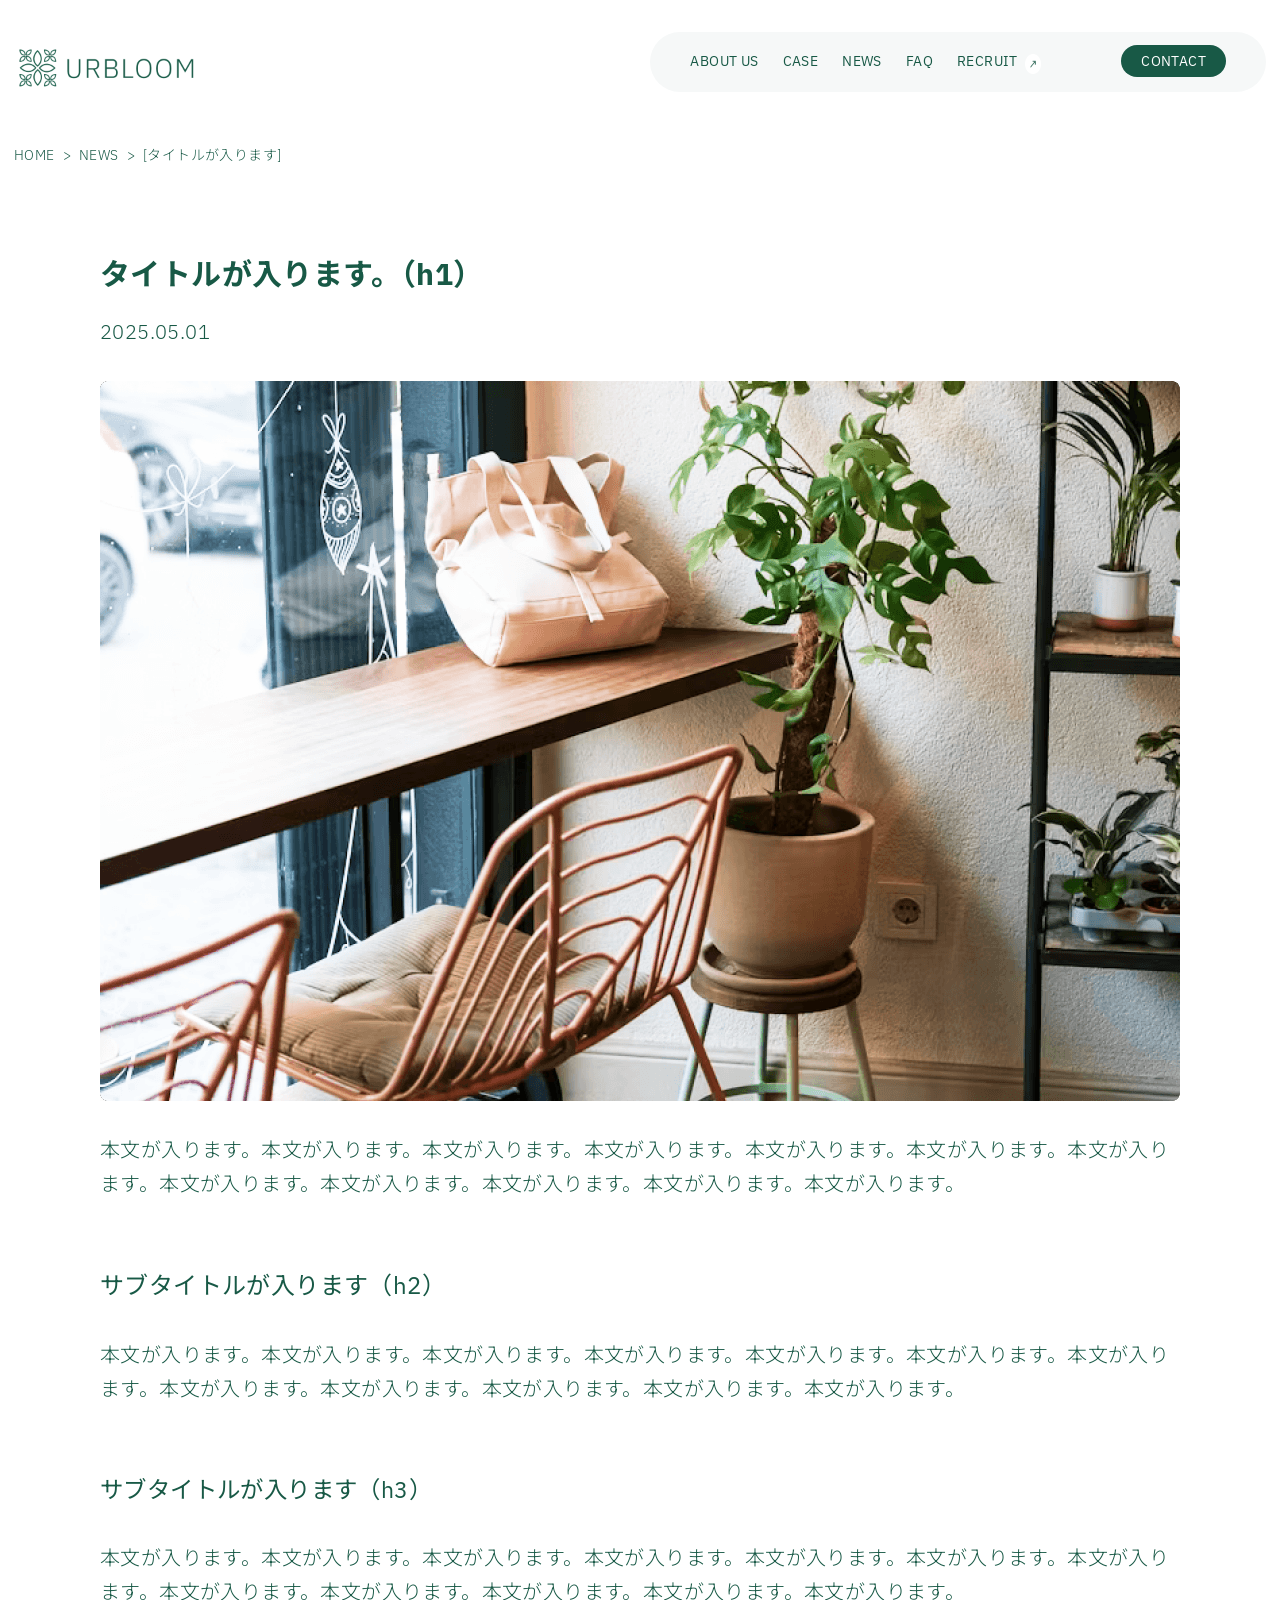
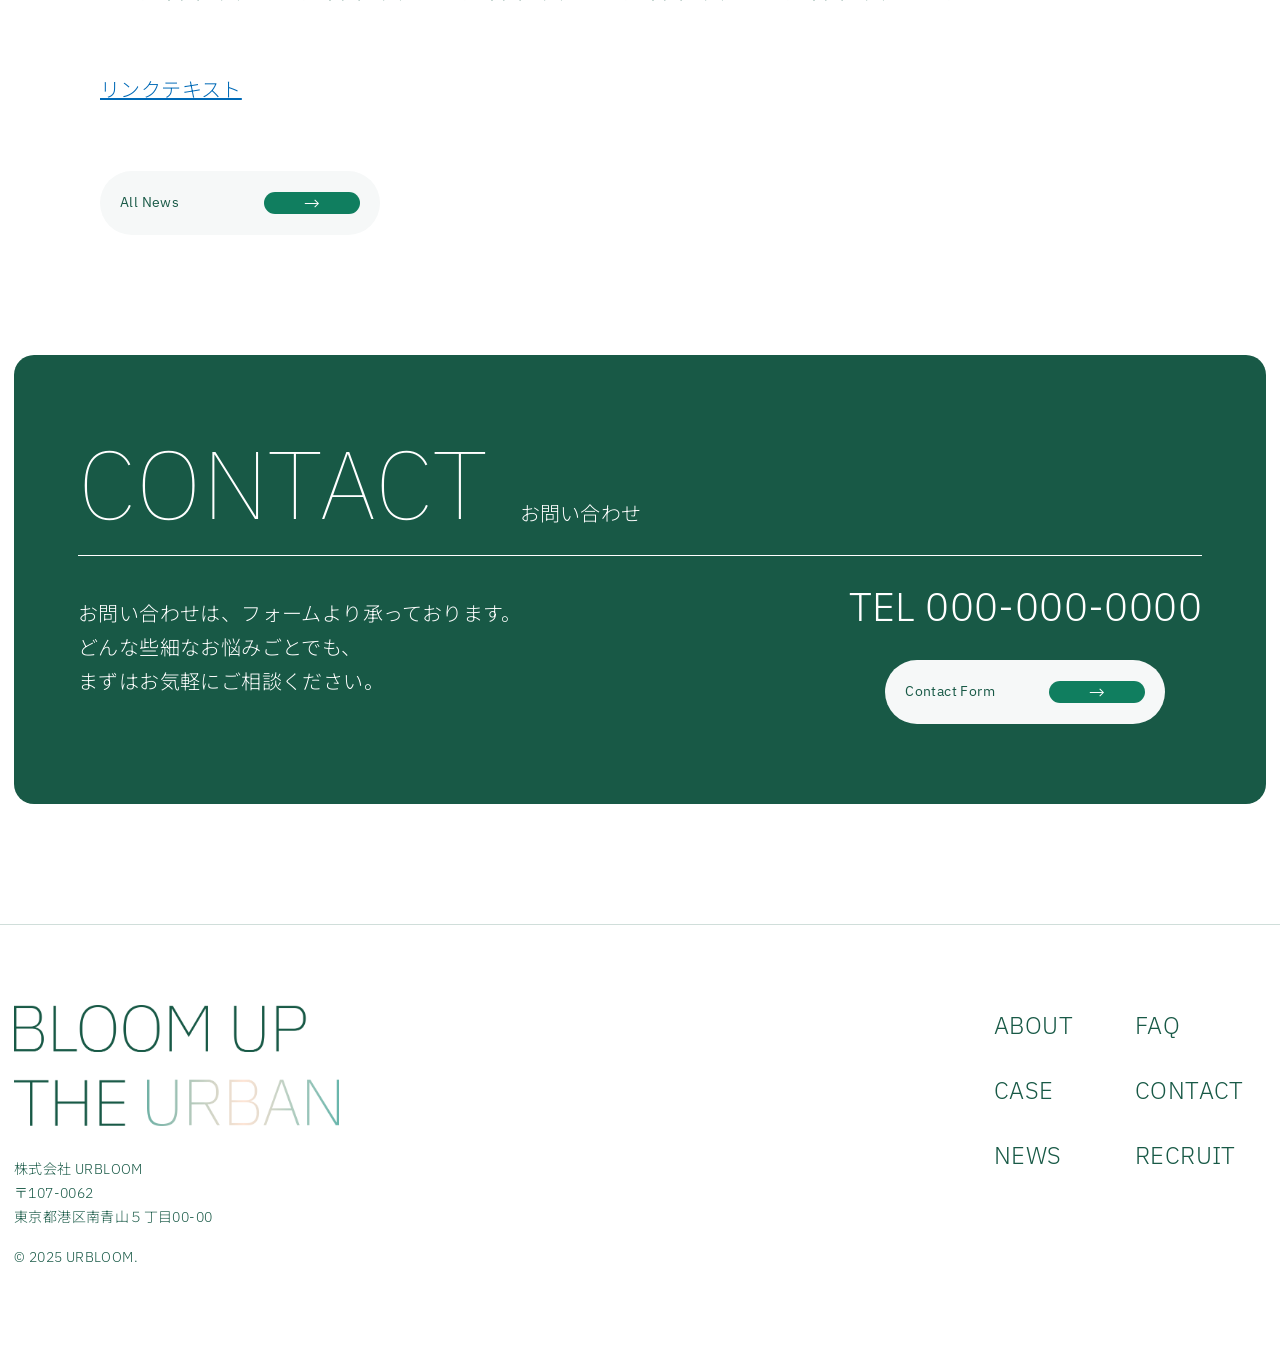
<file: news_single.html>
<!DOCTYPE html>
<html lang="ja">

<head>
  <meta charset="UTF-8">
  <meta http-equiv="X-UA-Compatible" content="IE=edge">
  <meta name="viewport" content="width=device-width, initial-scale=1.0">
  <title>URBLOOM｜都市空間に、緑の未来を。</title>
  <meta name="description" content="都市空間に緑を取り入れる、グリーンデザインとメンテナンスを行うURBLOOM。自然と調和する空間づくりで、暮らしに癒しと美しさを。">
  <meta name="robots" content="index, follow">
  <link rel="canonical" href="https://urbloom.jp">
  <meta property="og:locale" content="ja_JP">
  <meta property="og:type" content="website">
  <meta property="og:title" content="URBLOOM｜都市空間に、緑の未来を。">
  <meta property="og:description" content="都市空間に緑を取り入れる、グリーンデザインとメンテナンスを行うURBLOOM。自然と調和する空間づくりで、暮らしに癒しと美しさを。">
  <meta property="og:url" content="https://urbloom.jp">
  <meta property="og:site_name" content="URBLOOM">
  <meta property="og:image" content="https://urbloom.jp/img/ogp.jpg">
  <meta name="twitter:card" content="summary_large_image">
  <link rel="icon" href="img/favicon.jpg" sizes="32x32">
  <link rel="icon" href="img/favicon.jpg" sizes="192x192">
  <link rel="shortcut icon" href="img/favicon.jpg">
  <link rel="apple-touch-icon-precomposed" href="img/favicon.jpg">
  <meta name="msapplication-TileImage" content="img/favicon.jpg">
  <link rel="preconnect" href="https://googleapis.com">
  <link rel="preconnect" href="https://gstatic.com" crossorigin>
  <link
    href="https://fonts.googleapis.com/css2?family=IBM+Plex+Sans:wght@100;200;300;400&family=Noto+Sans+JP:wght@300;400&display=swap"
    rel="stylesheet">
  <link rel="stylesheet" href="css/reset.css">
  <link rel="stylesheet" href="css/common.css">
  <link rel="stylesheet" href="css/news_single.css">
</head>

<body>
  <header class="header container">
    <div class="header-wrapper">
      <h1 class="header-logo"><a href="index.html"><img src="img/common/logo.png" alt="URBLOOM｜都市空間に、未来を咲かせる。"></a></h1>
      <nav id="js-nav" class="header-gnav global-nav">
        <ul class="header-list">
          <li class="header-list-item sp-only"><a href="index.html">TOP</a></li>
          <li class="header-list-item"><a href="about.html">ABOUT US</a></li>
          <li class="header-list-item"><a href="case.html">CASE</a></li>
          <li class="header-list-item"><a href="news.html">NEWS</a></li>
          <li class="header-list-item"><a href="faq.html">FAQ</a></li>
          <li class="header-list-item recruit-btn"><a href="" target="_blank" rel="noopener">
              RECRUIT
              <img src="img/common/arrow-icon.png" alt="" class="top-arrow-icon">
            </a>
          </li>
        </ul>
        <div>
          <a href="contact.html" class="top-contact-btn menu-btn">CONTACT
            <span class="arrow-btn sp-only">&rarr;</span></a>
        </div>
      </nav>
      <button class="header-gnav-btn js-nav-toggle" aria-expanded="false" aria-controls="js-nav" aria-label="メニューを開く">
        <span class="header-gnav-bar m-top"></span>
        <span class="header-gnav-bar m-middle"></span>
        <span class="header-gnav-bar m-bottom"></span>
      </button>
    </div>
  </header>

  <main class="container">
    <div class="page-fv  js-fadein">
      <ul class="breadcrumbs">
        <li class="breadcrumbs-item">
          <a href="index.html">HOME</a>
        </li>
        <li class="breadcrumbs-item">&gt;</li>
        <li class="breadcrumbs-item">
          <a href="news.html">NEWS</a>
        </li>
        <li class="breadcrumbs-item">&gt;</li>
        <li class="breadcrumbs-item">[タイトルが入ります]</li>
      </ul>
    </div>

    <section class="news-single">
      <div class="news-link-items">
        <div class="item">
          <h1 class="single-title">タイトルが入ります。（h1）</h1>
          <time datetime="2025-05-01">2025.05.01</time>
          <figure class="item-img">
            <img src="img/home/Frame 626493.png" alt="観葉植物のある窓際のカフェスペース">
          </figure>
          <p>
            本文が入ります。本文が入ります。本文が入ります。本文が入ります。本文が入ります。本文が入ります。本文が入ります。本文が入ります。本文が入ります。本文が入ります。本文が入ります。本文が入ります。
          </p>
        </div>
        <div class="item">
          <h2 class="title-h2">サブタイトルが入ります（h2）</h2>
          <p>
            本文が入ります。本文が入ります。本文が入ります。本文が入ります。本文が入ります。本文が入ります。本文が入ります。本文が入ります。本文が入ります。本文が入ります。本文が入ります。本文が入ります。
          </p>
        </div>
        <div class="item">
          <h3 class="title-h3">サブタイトルが入ります（h3）</h3>
          <p>本文が入ります。本文が入ります。本文が入ります。本文が入ります。本文が入ります。本文が入ります。本文が入ります。本文が入ります。本文が入ります。本文が入ります。本文が入ります。本文が入ります。
          </p>
        </div>
        <div class="item">
          <a href="#" class="link-text">リンクテキスト</a>
        </div>
        <a href="news.html" class="detail-btn news-btn">
          <span>All News</span>
          <span class="arrow-btn">→</span>
        </a>
      </div>
    </section>

    <section class="contact">
      <div class="contact-wrapper js-fadein">
        <div class="contact-title">
          <h2 class="section-title-en">CONTACT</h2>
          <p class="section-title-ja sub-contact">お問い合わせ</p>
        </div>
        <div class="contact-inner">
          <p class="contact-text">お問い合わせは、<br class="sp-only">フォームより承っております。<br>どんな些細なお悩みごとでも、 <br>まずはお気軽にご相談ください。</p>
          <div class="contact-cta">
            <p class="num">TEL 000-000-0000</p>
            <a href="contact.html" class="detail-btn contact-btn">
              <span>Contact Form</span>
              <span class="arrow-btn">→</span>
            </a>
          </div>
        </div>
      </div>
    </section>
  </main>

  <footer class="container">
    <div class="footer-wrapper js-fadein">
      <div class="footer-text">
        <div class="footer-logo"><a href="index.html"><img src="img/home/main-copy.png" alt="会社名のロゴ"></a></div>
        <div class="address">
          <ul>
            <li>株式会社 URBLOOM</li>
            <li>〒107-0062<br class="pc-only">東京都港区南青山５丁目00-00</li>
          </ul>
          <p class="copyright">&copy; 2025 URBLOOM.</p>
        </div>
      </div>
      <div class="footer-nav">
        <ul class="footer-list">
          <li class="footer-list-item nav-about"><a href="about.html">ABOUT</a></li>
          <li class="footer-list-item nav-case"><a href="case.html">CASE</a></li>
          <li class="footer-list-item nav-news"><a href="news.html">NEWS</a></li>
          <li class="footer-list-item nav-faq"><a href="faq.html">FAQ</a></li>
          <li class="footer-list-item nav-contact"><a href="contact.html">CONTACT</a></li>
          <li class="footer-list-item nav-recruit"><a href="" target="_blank" rel="noopener">RECRUIT</a></li>
        </ul>
      </div>
    </div>
  </footer>

  <script src="https://code.jquery.com/jquery-3.7.1.min.js"></script>
  <script src="js/slick.min.js"></script>
  <script src="js/main.js"></script>
</body>

</html>
</file>
<file: css/common.css>
@charset "UTF-8";

/* ----------------------------------------
共通部分
---------------------------------------- */
body {
  font-family: "IBM Plex Sans", "Noto sans jp", sans-serif;
  font-weight: 300;
  font-size: 20px;
  color: #185946;
  line-height: 1.7;
  letter-spacing: 0.02em;
}

body.is-nav-open {
  overflow: hidden;
}

.container {
  max-width: 1340px;
  width: 100%;
  margin-inline: auto;
  padding-inline: 14px;
  box-sizing: border-box;
}

.section-title-en {
  font-weight: 100;
  font-size: 96px;
  line-height: 1;
}

.section-title-ja {
  letter-spacing: 0.01em;
}

.detail-btn {
  display: flex;
  justify-content: space-between;
  align-items: center;
  width: 280px;
  height: 64px;
  padding: 20px;
  font-weight: 400;
  font-size: 14px;
  border-radius: 40px;
  background-color: #F6F8F8;
  color: #185946;
  text-align: center;
}

.arrow-btn {
  display: flex;
  justify-content: center;
  align-items: center;
  width: 96px;
  padding: 1px 0;
  font-weight: 300;
  font-size: 20px;
  line-height: 1;
  background-color: #107E5F;
  color: #fff;
  border-radius: 20px;
  transition: all 0.3s;
}

/* ボタン全体(.detail-btn)をhoverしたら中の.arrow-btnの色を変える */
.detail-btn:hover .arrow-btn {
  background-color: #009E71;
}

.breadcrumbs-item>a:hover {
  opacity: 0.6;
  transition: all 0.3s;
}

/* ----------------------------------------
fade-in（共通部分）
---------------------------------------- */
.js-fadein {
  opacity: 0;
  transform: translateY(30px);
  transition: opacity 0.8s ease, transform 0.8s ease;
}

.js-fadein.is-show {
  opacity: 1;
  transform: translateY(0);
}

/* ----------------------------------------
header（共通部分）
---------------------------------------- */
.header {
  width: 100%;
  height: 92px;
  position: fixed;
  top: 0;
  left: 50%;
  transform: translateX(-50%);
  z-index: 20;
}

.header-wrapper {
  display: flex;
  justify-content: space-between;
  align-items: flex-end;
  height: 100%;
}

.header-logo {
  width: 182px;
}

.header-logo:hover {
  opacity: 0.6;
  transition: all 0.3s;
}

.header-gnav {
  display: flex;
  justify-content: space-between;
  align-items: center;
  padding: 14px 40px;
  height: 60px;
  border-radius: 50px;
  background-color: #F6F8F8;
  font-weight: 400;
  font-size: 14px;
}

.header-list {
  display: flex;
  align-items: center;
  margin-right: 80px;
}

.header-list-item {
  padding-right: 24px;
}

.header-list-item:last-child {
  padding-right: 0;
}

.header-list-item:hover {
  opacity: 0.6;
  transition: all 0.3s;
  color: #107E5F;
}

.recruit-btn {
  padding-right: 0;
}

.top-arrow-icon {
  width: 20px;
  height: 20px;
  padding-left: 4px;
  display: inline-block;
  line-height: 20px;
}

.top-contact-btn {
  padding: 7px 20px;
  border-radius: 30px;
  background-color: #185946;
  color: white;
}

.top-contact-btn:hover {
  background-color: #009E71;
  transition: all 0.3s;
}

.header-gnav-btn {
  display: none;
}

/* ----------------------------------------
fv（共通部分：下層ページ）
---------------------------------------- */
.page-fv {
  margin-top: 92px;
  padding-top: 52px;
}

.breadcrumbs {
  display: flex;
  gap: 8px;
  margin-bottom: 16px;
  font-size: 14px;
}

.page-title-en {
  margin-bottom: 20px;
  line-height: 1;
  font-weight: 200;
  font-size: 120px;
}

/* ----------------------------------------
case（共通部分：下層ページ）
---------------------------------------- */
.case-sub-title {
  display: block;
  width: fit-content;
  padding-inline: 10px;
  font-size: 12px;
  border: 1px solid #185946;
}

/* ----------------------------------------
news（共通部分）
---------------------------------------- */
.news-contents {
  max-width: 640px;
  width: 100%;
}

.news-contents-item {
  margin: 0 0 32px;
  padding-bottom: 32px;
  border-bottom: 1px solid rgba(16, 126, 95, 0.2);
}

.news-contents-item:last-child {
  margin-bottom: 0;
  padding-bottom: 0;
  border-bottom: none;
}

.news-link {
  display: flex;
  justify-content: space-between;
  align-items: center;
  height: 100px;
  margin-bottom: 0;
  text-align: center;
}

.news-link:hover {
  opacity: 0.6;
  transition: all 0.3s;
}

.news-link-inner {
  display: flex;
  justify-content: flex-start;
  align-items: center;
  flex: 1;
}

.news-link-text {
  text-align: left;
}

.news-img-wrap {
  width: 150px;
  height: 100px;
  margin-right: 12px;
  overflow: hidden;
  flex-shrink: 0;
}

.news-link-img {
  width: 100%;
  height: 100%;
  object-fit: cover;
  display: block;
}

.heading {
  margin-right: 8px;
  padding: 2px 20px;
  border-radius: 15px;
  background-color: #107E5F;
  color: #fff;
  font-size: 12px;
}

time {
  font-size: 14px;
}

.news-heading {
  line-height: 1;
}

.text-detail {
  margin-top: 8px;
}

.more {
  display: inline-block;
  background-color: #fff;
  color: #185946;
  border: 1px solid #185946;
}

/* ----------------------------------------
contact（共通部分）
---------------------------------------- */
.contact-wrapper {
  padding: 80px 64px;
  margin-bottom: 120px;
  border-radius: 20px;
  background-color: #185946;
  color: #fff;
  box-sizing: border-box;
}

.contact-title {
  display: flex;
  align-items: flex-end;
  padding-bottom: 24px;
  border-bottom: 1px solid #fff;
}

.sub-contact {
  margin-left: 32px;
}

.contact-inner {
  display: flex;
  justify-content: space-between;
  align-items: center;
  margin-top: 16px;
}

.contact-cta {
  display: flex;
  flex-direction: column;
  align-items: center;
}

.num {
  margin-bottom: 20px;
  font-size: 40px;
}

.sp-only {
  display: none;
}

/* ----------------------------------------
footer（共通部分）
---------------------------------------- */
footer {
  padding: 80px 0;
  border-top: 1px solid rgba(24, 89, 70, 0.2);
}

.footer-wrapper {
  display: flex;
  justify-content: space-between;
  align-items: flex-start;
}

.footer-logo {
  width: 325px;
  margin-bottom: 32px;
}

.footer-logo img {
  width: 100%;
  height: auto;
}

.footer-logo:hover {
  opacity: 0.6;
  transition: all 0.3s;
}

.footer-text {
  font-size: 14px;
}

.copyright {
  margin-top: 16px;
}

.footer-nav {
  max-width: 272px;
  width: 100%;
}

.footer-list {
  display: grid;
  grid-template-columns: repeat(2, auto);
  grid-template-rows: repeat(3, auto);
  grid-auto-flow: column;
  column-gap: 40px;
  row-gap: 24px;
}

.footer-list-item a {
  display: block;
  font-size: 24px;
}

.footer-list-item:hover {
  opacity: 0.6;
  transition: all 0.3s;
}


/* /////////////////////////////////////////////////// */
@media screen and (max-width:1100px) {

  .container {
    padding-inline: 32px;
  }

  .header-logo {
    width: 140px;
  }

  .header-gnav {
    padding: 10px 20px;
    height: 52px;
  }

  .header-list {
    margin-right: 40px;
  }

  .header-list-item {
    font-size: 12px;
  }

  .top-contact-btn {
    font-size: 12px;
  }

  .section-title-en {
    font-size: 68px;
  }

  .contact-text {
    font-size: 18px;
  }

  .num {
    font-size: 28px;
  }

  .page-title-en {
    font-size: 84px;
  }
}


/* /////////////////////////////////////////////////// */
@media screen and (max-width:767px) {

  body {
    font-size: 16px;
  }

  .container {
    padding-inline: 20px;
  }

  .section-title-en {
    font-size: 48px;
  }

  .detail-btn {
    width: 221px;
    height: 56px;
    padding: 21px 16px;
    text-align: center;
  }

  .arrow-btn {
    width: 72px;
  }

  /* ----------------------------------------
header（共通部分）
---------------------------------------- */
  .header {
    height: 56px;
  }

  .header-logo {
    width: 121px;
    z-index: 30;
  }

  /* ----------------------------------------
sp-menu：slide-in（共通部分）
---------------------------------------- */
  .header-gnav {
    display: block;
    /* none だと transition できないので block に変更 */
    position: fixed;
    top: 0;
    right: 0;
    width: 100%;
    height: 100dvh;
    padding: 100px 40px 40px;
    border-radius: 0;
    background-color: #fff;
    flex-direction: column;
    justify-content: flex-start;
    transform: translateX(100%);
    /* 画面外（右）に隠しておく */
    transition: transform 0.5s ease;
    z-index: 25;
  }

  .header-gnav.is-open {
    transform: translateX(0);
    /* クリックで元の位置へ */
  }

  .header-list {
    flex-direction: column;
    align-items: flex-start;
    margin-right: 0;
    margin-bottom: 32px;
  }

  .header-list-item {
    padding: 0 0 16px 0;
    font-size: 24px;
  }

  .header-list-item:last-child {
    padding-bottom: 0;
  }

  .recruit-btn a {
    display: flex;
    align-items: center;
  }

  .top-arrow-icon {
    width: 24px;
    height: 24px;
    line-height: 24px;
  }

  .top-contact-btn {
    display: none;
  }

  .menu-btn {
    display: flex;
    align-items: center;
    justify-content: space-between;
    width: 221px;
    height: 56px;
    padding: 21px 16px;
    border-radius: 30px;
    background-color: #F6F8F8;
    color: #185946;
  }

  .arrow-btn {
    text-align: center;
  }

  /* ハンバーガー→×アイコンへの変形 */
  .header-gnav-btn.is-active .m-top {
    transform: translateY(-1px) rotate(45deg);
  }

  .header-gnav-btn.is-active .m-middle {
    opacity: 0;
  }

  .header-gnav-btn.is-active .m-bottom {
    transform: translateY(-1px) rotate(-45deg);
  }

  .header-gnav-btn {
    width: 40px;
    height: 40px;
    display: block;
    position: relative;
    z-index: 30;
  }

  .header-gnav-bar {
    position: absolute;
    top: 50%;
    left: 10px;
    width: 20px;
    height: 2px;
    transform: translateY(-50%);
    background-color: #185946;
  }

  .header-gnav-btn .m-top {
    transform: translateY(-8px);
  }

  .header-gnav-btn .m-middle {
    transform: translateY(-1px);
  }

  .header-gnav-btn .m-bottom {
    transform: translateY(6px);
  }

  .header-gnav-btn:hover {
    opacity: 0.7;
    transition: all 0.3s;
  }

  .breadcrumbs {
    margin-bottom: 0;
  }

  /* ----------------------------------------
fv（共通部分：下層ページ）
---------------------------------------- */
  .page-fv {
    margin-top: 56px;
    padding-top: 80px;
  }

  .breadcrumbs {
    display: none;
  }

  .page-title-en {
    font-size: 64px;
    margin-bottom: 8px;
  }

  .page-title-ja {
    font-size: 20px;
  }

  /* ----------------------------------------
news（共通部分）
---------------------------------------- */
  .news-contents {
    max-width: 319px;
  }

  .news-contents-item {
    margin: 0 0 20px;
    padding-bottom: 20px;
  }

  .news-link {
    flex-direction: column;
    align-items: flex-start;
    height: 56px;
  }

  .news-img-wrap {
    width: 84px;
    height: 56px;
    margin-right: 8px;
  }

  .news-link-img {
    margin-right: 0;
    transform: scale(1.8);
    transform-origin: left top;
  }

  .heading {
    padding: 1px 8px;
    font-size: 11px;
  }

  time {
    font-size: 12px;
  }

  .news-heading {
    line-height: 1;
  }

  .text-detail {
    margin-top: 2px;
  }

  .more {
    display: none;
  }

  /* ----------------------------------------
contact（共通部分）
---------------------------------------- */
  .contact {
    padding-block: 82px 80px;
  }

  .contact-wrapper {
    padding: 52px 42px;
    margin-bottom: 0;
  }

  .contact-inner {
    flex-direction: column;
    text-align: center;
  }

  .contact-title {
    flex-direction: column;
    align-items: center;
    padding-bottom: 16px;
  }

  .sub-contact {
    margin-left: 0;
  }

  .contact-text {
    margin-bottom: 32px;
    font-size: 16px;
  }

  .contact-cta {
    display: flex;
    flex-direction: column;
    align-items: center;
  }

  .num {
    margin-bottom: 16px;
    font-size: 28px;
  }

  .sp-only {
    display: inline;
  }

  /* ----------------------------------------
footer（共通部分）
---------------------------------------- */
  .footer-wrapper {
    flex-direction: column;
    align-items: stretch;
  }

  .footer-logo {
    max-width: 275px;
    margin-bottom: 32px;
  }

  .footer-text {
    font-size: 10px;
  }

  .footer-nav {
    max-width: 335px;
    width: 100%;
    margin-top: 64px;
  }

  .footer-list {
    /* 縦3行 × 横2列 のエリア（座席表）を定義 */
    grid-template-areas:
      "about   news"
      "case    contact"
      "faq     recruit";
    grid-auto-flow: row;
    grid-template-columns: repeat(3, 1fr);
    row-gap: 16px;
  }

  /* 各アイテムを、上で定義したエリア（名前）に紐付ける */
  .nav-about {
    grid-area: about;
  }

  .nav-case {
    grid-area: case;
  }

  .nav-news {
    grid-area: news;
  }

  .nav-faq {
    grid-area: faq;
  }

  .nav-contact {
    grid-area: contact;
  }

  .nav-recruit {
    grid-area: recruit;
  }

  .footer-list-item {
    margin-bottom: 0;
  }

  .footer-list-item>a {
    font-size: 20px;
  }

  .address {
    display: flex;
    justify-content: space-between;
    align-items: flex-end;
  }

  .pc-only {
    display: none;
  }

  .sp-only {
    display: block;
  }
}
</file>
<file: css/top.css>
@charset "UTF-8";

/* topページのエラーを消す */
.slick-loading .slick-list {
  background: none;
}

/* ----------------------------------------
fv
---------------------------------------- */
.fv-title-area {
  display: flex;
  justify-content: space-between;
  padding-top: 128px;
  margin-block: 92px 80px;
}

.fv-title {
  display: flex;
  align-items: flex-end;
}

.main-copy {
  max-width: 596px;
  width: 100%;
  margin-right: 40px;
  vertical-align: bottom;
}

.fv-sub-title {
  font-size: 20px;
  color: rgba(24, 89, 70, 0.5);
}

/* ----------------------------------------
slider(main-visual)
---------------------------------------- */
.main-visual-slider {
  max-width: 1312px;
  width: 100%;
  margin-inline: auto;
}

.main-visual-slide img {
  width: 100%;
  height: auto;
  object-fit: cover;
  display: block;
}

/* ----------------------------------------
about
---------------------------------------- */
.about {
  padding-block: 160px 120px;
}

.about-wrapper {
  max-width: 856px;
  width: 100%;
  margin-inline: auto;
}

.about-copy {
  margin-bottom: 72px;
  font-weight: 300;
  font-size: 56px;
}

.about-box {
  display: flex;
  justify-content: space-between;
}

.about-img {
  max-width: 416px;
  width: 100%;
  height: 422px;
  margin-right: 60px;
}

.about-contents {
  max-width: 400px;
  width: 100%;
}

.about-text {
  margin-bottom: 80px;
  font-size: 20px;
}

.text {
  margin: 20px 0;
}

/* ----------------------------------------
case
---------------------------------------- */
.case {
  max-width: 1440px;
  width: 100%;
  margin-inline: auto;
  overflow: hidden;
  position: relative;
}

/* ----------------------------------------
自動スライドショー(CASE INTERVIEW)
---------------------------------------- */
.case-copy-wrap {
  position: absolute;
  top: -90px;
  right: 0;
  width: 100%;
  overflow: hidden;
  z-index: -1;
}

.case-copy-track {
  display: inline-flex;
  animation: case-copy-scroll 25s linear infinite;
}

.case-copy {
  width: 3041px;
  height: 312px;
  color: #F6F8F8;
  font-weight: 200;
  font-size: 240px;
  letter-spacing: -0.02em;
  flex-shrink: 0;
  white-space: nowrap;
}

@keyframes case-copy-scroll {
  from {
    transform: translateX(0);
  }

  to {
    transform: translateX(-50%);
  }
}

.case-inner {
  margin-inline: auto;
  text-align: center;
}

.case-title-inner {
  display: flex;
  flex-direction: column;
}

.case-title {
  font-weight: 300;
  font-size: 56px;
}

.case-title-area {
  display: flex;
  flex-direction: column;
  align-items: center;
  margin-top: 160px;
  padding-inline: 20px;
  text-align: center;
}

.case-btn {
  margin: 40px auto 104px;
}

.marquee-wrap {
  position: absolute;
  /* 他のコンテンツの背面に配置する想定 */
  top: 0;
  left: 0;
  width: 100%;
  overflow: hidden;
  /* はみ出た部分を隠す */
  white-space: nowrap;
  z-index: 0;
  /* 前面のテキストより奥に */
}

.marquee-track {
  display: inline-flex;
  animation: marquee-scroll 20s linear infinite;
}

.marquee-text {
  font-size: 8rem;
  font-weight: bold;
  color: rgba(0, 0, 0, 0.05);
  /* 薄いグレー、これで「背景っぽさ」が出ます */
  padding-right: 4rem;
  /* テキスト間の余白 */
  flex-shrink: 0;
}

@keyframes marquee-scroll {
  from {
    transform: translateX(0);
  }

  to {
    transform: translateX(-50%);
    /* テキストを2つ並べているので、ちょうど半分動かすとループする */
  }
}

/* ----------------------------------------
news
---------------------------------------- */
.news {
  padding: 200px 122px;
}

.news-wrapper {
  display: flex;
  justify-content: flex-start;
  align-items: center;
}

.news-title-area {
  margin-right: 152px;
}

.news-title {
  width: 261px;
  margin-bottom: 40px;
}

.sub-news {
  text-align: right;
}

/* TOP NEWSの記事部分 */
.top-news .news-link-img {
  width: 150px;
  height: 100px;
  margin-right: 12px;
  object-fit: cover;
  flex-shrink: 0;
  transform: none;
}

.top-news .news-link-inner {
  display: flex;
  justify-content: flex-start;
  align-items: center;
  flex: 1;
}


/* /////////////////////////////////////////////////// */
@media screen and (max-width:1100px) {

  .fv-title-area {
    flex-direction: column;
    align-items: flex-start;
  }

  .fv-title {
    flex-direction: column;
    align-items: flex-start;
    margin-bottom: 20px;
  }

  .main-copy {
    margin-bottom: 16px;
  }

  .pc-only {
    display: none;
  }

  .about-copy,
  .case-title {
    font-size: 40px;
  }

  .news {
    padding: 80px 8px;
    margin-bottom: 80px;
    position: relative;
  }

  .news-wrapper {
    flex-direction: column;
    justify-content: center;
    margin-bottom: 32px;
  }

  .news-title-area {
    margin-right: 0;
  }

  .sub-news {
    text-align: center;
  }

  .news-title {
    width: 261px;
    margin-bottom: 32px;
    text-align: center;
  }

  .news-contents {
    width: 100%;
  }

  .top-news .news-link-img {
    width: 84px;
    height: 56px;
    margin-right: 8px;
    transform: scale(1.8);
    transform-origin: left top;
  }

  .news-btn {
    position: absolute;
    bottom: 0;
    left: 50%;
    transform: translateX(-50%);
    margin: 0;
    white-space: nowrap;
  }
}


/* /////////////////////////////////////////////////// */
@media screen and (max-width:767px) {

  /* ----------------------------------------
fv
---------------------------------------- */
  .fv-title-area {
    padding-top: 80px;
    margin-block: 56px 40px;
  }

  .fv-title {
    margin-bottom: 0;
  }

  .main-copy {
    width: 96%;
    margin-right: 0;
    margin-bottom: 20px;
  }

  .fv-sub-title {
    margin-bottom: 8px;
    color: rgba(24, 89, 70, 0.5);
    font-size: 16px;
  }

  .fv-title-area>p {
    font-size: 22px;
  }

  .main-visual {
    margin-top: 40px;
  }

  /* ----------------------------------------
about
---------------------------------------- */
  .about {
    padding-block: 80px 0;
  }

  .about-wrapper {
    max-width: 856px;
    width: 100%;
  }

  .about-copy {
    margin-bottom: 24px;
    font-size: 28px;
  }

  .about-box {
    flex-direction: column;
    align-items: center;
  }

  .about-img {
    max-width: 335px;
    width: 100%;
    height: 324px;
    margin-right: 0;
    margin-bottom: 40px;
  }

  .about-img img {
    width: 100%;
    height: 100%;
    object-fit: cover;
  }

  .about-contents {
    width: 100%;
  }

  .about-text {
    margin-bottom: 32px;
    font-size: 16px;
  }

  .text {
    margin: 16px 0;
  }

  .about-btn {
    margin: 0 auto;
  }

  /* ----------------------------------------
case
---------------------------------------- */
  .case {
    padding-bottom: 56px;
  }

  .case-copy-wrap {
    top: -20px;
  }

  .case-copy {
    width: 796px;
    height: 166px;
    color: #F6F8F8;
    font-size: 128px;
  }

  .case-inner {
    width: 100%;
  }

  .case>img {
    max-width: 510px;
    height: 152px;
    margin-bottom: 32px;
    margin-inline: auto;
    object-fit: cover;
    display: block;
    /* ← 追加：margin-inline: auto を効かせるために必要 */
  }

  .case-title {
    margin-bottom: 32px;
    font-weight: 300;
    font-size: 25px;
  }

  .sub-title {
    margin-bottom: 32px;
  }

  .sp-only {
    display: block;
  }

  .case-title-area {
    flex-direction: column;
    align-items: center;
    margin-top: 80px;
  }

  .case-btn {
    position: absolute;
    bottom: 0;
    left: 50%;
    transform: translateX(-50%);
    margin: 0;
    white-space: nowrap;
  }

  /* ----------------------------------------
news
---------------------------------------- */
  .news {
    margin-bottom: 0;
  }
}
</file>
<file: css/about.css>
@charset "UTF-8";

.about-img {
  margin-top: 40px;
  display: block;
}

.concept {
  padding-block: 120px 160px;
  text-align: center;
}

.concept-img {
  width: 200px;
  margin-bottom: 40px;
}

.concept-title {
  font-weight: 400;
  font-size: 28px;
}

.concept-text>p {
  margin-top: 40px;
}

.service {
  text-align: center;
}

.service-inner {
  max-width: 1280px;
  width: 100%;
  height: 892px;
  margin-inline: auto;
  background-image: url(../img/about/about-bg.png);
  background-size: contain;
  background-repeat: no-repeat;
  background-position: center center;
}

.service-img {
  max-width: 580px;
  width: 100%;
}

.service-contents {
  margin-top: 80px;
}

.service-contents>p {
  margin-bottom: 40px;
}

.mvv {
  padding-block: 221px;
  text-align: center;
}

.mvv-list {
  margin-top: 80px;
}

.mvv-list-item {
  margin-bottom: 40px;
}

.mvv-list-item:last-child {
  margin-bottom: 0;
}

.mvv-list-title {
  margin-bottom: 10px;
  display: block;
  font-weight: 400;
}

.sec-img {
  height: 540px;
  margin-bottom: 120px;
  background-image: url(../img/about/sec-img.jpg);
  background-size: contain;
  background-position: center center;
  background-repeat: no-repeat;
}


/* /////////////////////////////////////////////////// */
@media screen and (max-width:1100px) {

  .about-img {
    margin-inline: auto;
  }

  .service-img {
    max-width: 420px;
    height: auto;
  }
}


/* /////////////////////////////////////////////////// */
@media screen and (max-width:767px) {

  .about-img {
    max-width: 319px;
    width: 100%;
  }

  .concept {
    padding-block: 80px;
  }

  .concept-img {
    width: 100px;
    margin-bottom: 32px;
  }

  .concept-title {
    font-weight: 400;
    font-size: 23px;
  }

  .concept-text>p {
    margin-top: 16px;
  }

  .service-inner {
    width: 100%;
    height: 572px;
    background-image: none;
  }

  .service-img {
    max-width: 320px;
  }

  .service-contents {
    margin-top: 32px;
  }

  .service-contents>p {
    margin-bottom: 32px;
  }

  .service-nowrap {
    white-space: nowrap;
  }

  .mvv {
    padding-block: 80px;
  }

  .mvv-list {
    margin-top: 32px;
  }

  .mvv-list-item {
    margin-bottom: 16px;
  }

  .mvv-list-title {
    margin-bottom: 8px;
  }

  .sec-img {
    margin-bottom: 0;
    background-image: url(../img/about/sec-img-sp.jpg);
  }
}
</file>
<file: css/case.css>
@charset "UTF-8";

.case {
  display: flex;
  justify-content: space-between;
  max-width: 1280px;
  width: 100%;
  margin-inline: auto;
  padding-block: 120px 200px;
}

.case-link-inner {
  width: calc(33.33% - 40px * 2 / 3);
  height: 492px;
  font-weight: 400;
}

.case-link-inner:hover {
  opacity: 0.6;
  transition: all 0.3s;
}

.case-link {
  display: block;
  overflow: hidden;
}

.case-link img {
  width: 100%;
  display: block;
}

.case-link-title {
  margin-block: 8px 12px;
  font-size: 28px;
}

.start-date {
  display: none;
}


/* /////////////////////////////////////////////////// */
@media screen and (max-width:1100px) {

  .case-link-title {
    font-size: 24px;
  }
}


/* /////////////////////////////////////////////////// */
@media screen and (max-width:767px) {

  .case {
    flex-direction: column;
    align-items: center;
    max-width: 320px;
    width: 100%;
    padding-block: 40px 0;
  }

  .case-link-inner {
    width: 100%;
    height: 405px;
    margin-bottom: 40px;
  }

  .case-link-inner:last-child {
    margin-bottom: 0;
  }

  .case-link {
    width: 100%;
    height: 320px;
    overflow: hidden;
  }

  .case-link img {
    width: 100%;
    height: 100%;
    display: block;
    transform: scale(1.2);
    transform-origin: center top;
  }

  .case-link-inner:first-child .case-link img {
    transform-origin: left top;
  }

  .case-info {
    display: flex;
    justify-content: space-between;
    align-items: center;
  }

  .start-date {
    display: block;
    font-size: 14px;
    font-weight: 300;
  }
}
</file>
<file: css/case_single.css>
@charset "UTF-8";

.breadcrumbs {
  margin-bottom: 0;
}

.case-single {
  padding-block: 80px 120px;
}

.case-contents {
  max-width: 1080px;
  width: 100%;
  margin-inline: auto;
}

.case-contents img {
  height: 720px;
}

.contents-title {
  font-weight: 400;
}

.case-title {
  margin-block: 4px 12px;
  font-size: 28px;
}

.single-title {
  width: 100%;
  margin-bottom: 32px;
  font-weight: 400;
  font-size: 40px;
  letter-spacing: 0.02em;
}

.plant {
  margin-block: 32px 64px;
}

.plant-list {
  margin-left: 20px;
  list-style-type: disc;
}


/* /////////////////////////////////////////////////// */
@media screen and (max-width:1100px) {

  .single-title {
    font-size: 32px;
  }

  .case-title {
    font-size: 24px;
  }

  .case-contents img {
    height: 560px;
  }
}


/* /////////////////////////////////////////////////// */
@media screen and (max-width:767px) {
  /* ---------------------------------------*/

  .page-fv {
    padding-top: 0;
  }

  .case-single {
    padding-block: 40px 0;
  }

  .case-contents {
    max-width: 335px;
  }

  .case-contents img {
    height: 224px;
  }

  .case-title {
    margin-bottom: 4px;
    font-size: 16px;
  }

  .single-title {
    margin-bottom: 20px;
    font-size: 24px;
  }

  .plant {
    margin-block: 20px 40px;
    font-size: 16px;
    white-space: nowrap;
  }

  .case-btn {
    margin: 0 auto;
  }
}
</file>
<file: css/contact.css>
@charset "UTF-8";

.contact-form {
  max-width: 673px;
  width: 100%;
  margin-inline: auto;
  padding-block: 64px;
}

.form-item {
  margin-bottom: 32px;
}

.form-item:last-child {
  margin-bottom: 0;
}

input[type="text"],
input[type="tel"],
input[type="email"] {
  max-width: 673px;
  width: 100%;
  height: 54px;
  border-radius: 50px;
  display: inline-block;
  background-color: #fff;
  border: 1px solid #185946;
}

input[type="checkbox"] {
  margin-right: 8px;
}

input.name {
  width: 320px;
}

textarea {
  width: 672px;
  height: 240px;
  border-radius: 16px;
  box-sizing: border-box;
}

.input-text {
  display: grid;
  grid-template-columns: repeat(2, 1fr);
  gap: 32px;
}

.label {
  font-weight: 400;
  font-size: 20px;
}

.mail {
  display: block;
}

.mail>* {
  margin-bottom: 8px;
}

.privacy-box {
  max-width: 1080px;
  width: 100%;
  height: 200px;
  padding: 20px;
  overflow-y: auto;
  background-color: #fff;
  border: 1px solid #185946;
  border-radius: 16px;
  font-size: 16px;
  box-sizing: border-box;
}

.form-item:has(textarea) {
  margin-bottom: 16px;
}

.checkbox {
  display: flex;
  justify-content: center;
  align-items: center;
}

.box {
  width: 24px;
  height: 24px;
}

.confirm {
  margin-bottom: 160px;
  text-align: center;
}

.confirm-btn {
  width: 200px;
  height: 56px;
  background-color: #107E5F;
  color: #fff;
  border: 1px solid #185946;
  border-radius: 40px;
  font-size: 20px;
  line-height: 1;
  cursor: pointer;
}

.confirm-btn:hover {
  opacity: 0.6;
  transition: all 0.3s;
}

.asterisk {
  font-size: 10px;
}


/* /////////////////////////////////////////////////// */
@media screen and (max-width:767px) {

  .page-fv {
    padding-top: 80px;
  }

  .contact {
    padding-block: 0;
  }

  .contact-form {
    width: 320px;
    padding-block: 40px;
  }

  .form-item {
    margin-bottom: 20px;
  }

  input[type="text"],
  input[type="tel"],
  input[type="email"] {
    height: 44px;
  }

  textarea {
    width: 100%;
    height: 240px;
    display: block;
    box-sizing: border-box;
  }

  .input-text,
  .input-tel {
    display: grid;
    grid-template-columns: repeat(1, 1fr);
    gap: 8px;
    place-content: center;
    place-items: center;
  }

  .mail>* {
    margin-bottom: 0;
  }

  .checkbox>p {
    font-size: 14px;
  }

  .label {
    font-size: 16px;
  }

  .privacy-box {
    padding: 20px 18px 20px 10px;
    font-size: 12px;
  }

  .box {
    width: 16px;
    height: 16px;
    margin-right: 8px;
  }

  .confirm {
    margin-bottom: 80px;
    text-align: center;
  }

  .confirm-btn {
    width: 160px;
    height: 40px;
    font-size: 16px;
  }
}
</file>
<file: css/faq.css>
@charset "UTF-8";

.faq {
  padding-block: 62px 120px;
}

.faq-items {
  max-width: 1080px;
  width: 100%;
  margin-inline: auto;
}

.faq-item-list {
  font-weight: 400;
}

.faq-item {
  width: 100%;
  height: 100%;
  padding: 32px 0;
  border-bottom: 1px solid rgba(16, 126, 95, 0.2);
  position: relative;
}

.faq-item:first-child {
  padding-top: 0;
}

.faq-item:last-child {
  padding-bottom: 0;
  border-bottom: 0;
}

.faq-item>.answer {
  max-width: 900px;
  width: 100%;
  margin-top: 30px;
  padding-left: 28px;
  font-size: 16px;
  display: block;
  position: relative;
  /* ↓ アニメーション用に追加 */
  max-height: 0;
  overflow: hidden;
  margin-top: 0;
  transition: max-height 0.15s ease, margin-top 0.15s ease;
}

.faq-item.open>.answer {
  max-height: 500px;
  /* 中身が収まるくらい大きめの値 */
  margin-top: 30px;
}

.faq-item>.question {
  display: flex;
  justify-content: space-between;
  align-items: center;
  gap: 16px;
  padding-left: 32px;
  min-height: 48px;
  position: relative;
  cursor: pointer;
}

.question-text {
  flex: 1;
}

.toggle-icon {
  position: relative;
  flex-shrink: 0;
  width: 16px;
  height: 16px;
}

/* 「＋」の横棒 */
.toggle-icon::before {
  content: "";
  width: 16px;
  height: 2px;
  position: absolute;
  left: 0;
  top: 50%;
  transform: translateY(-50%);
  background-color: #185946;
}

/* 「＋」の縦棒 */
.toggle-icon::after {
  content: "";
  width: 2px;
  height: 16px;
  position: absolute;
  left: 7px;
  top: 50%;
  transform: translateY(-50%);
  background-color: #185946;
}

/* 開いている時は縦棒を消して「ー」にする */
.faq-item.open .toggle-icon::after {
  display: none;
}

.question::before {
  content: "Q.";
  margin-right: 4px;
  line-height: 1;
  font-size: 28px;
  position: absolute;
  left: 0;
  top: 50%;
  transform: translateY(-50%);
}

.answer::before {
  content: "A.";
  margin-right: 4px;
  line-height: 1;
  font-size: 28px;
  position: absolute;
  left: 0;
  top: 0;
  color: rgba(24, 89, 70, 0.5);
}

.faq-list>.open:first-child {
  padding-top: 0;
}


/* /////////////////////////////////////////////////// */
@media screen and (max-width:767px) {

  .page-fv {
    padding-top: 80px;
  }

  .faq {
    padding-block: 80px 0;
  }

  .faq-items {
    max-width: 335px;
  }

  .faq-item {
    padding: 20px 0;
  }

  .faq-item>.question,
  .faq-item>.answer {
    width: 100%;
    font-size: 16px;
  }

  .answer::before {
    display: block;
  }

  .faq-item>.answer {
    margin-top: 16px;
  }
}
</file>
<file: css/news.css>
@charset "UTF-8";

.news {
  padding-block: 62px 120px;
}

.news-contents {
  max-width: 1080px;
  width: 100%;
  margin-inline: auto;
}

.pagenation {
  display: flex;
  justify-content: center;
  gap: 20px;
  margin-top: 80px;
  text-align: center;
}

.pagenation-list {
  width: 40px;
  padding-inline: 10px;
  font-size: 24px;
}

.pagenation-list:first-child {
  border-radius: 50px;
  background-color: #107E5F;
  color: #fff;
}


/* /////////////////////////////////////////////////// */
@media screen and (max-width:767px) {

  .page-fv {
    padding-top: 80px;
  }

  .news {
    padding-block: 40px 0;
  }

  .pagenation {
    gap: 16px;
    margin-top: 40px;
    text-align: center;
  }

  .pagenation-list {
    width: 32px;
    font-size: 16px;
  }
}
</file>
<file: css/news_single.css>
@charset "UTF-8";

.breadcrumbs {
  margin-bottom: 0;
}

.news-single {
  padding-top: 80px;
}

.single-title {
  margin-bottom: 16px;
}

.news-link-items {
  max-width: 1080px;
  width: 100%;
  margin-inline: auto;
  margin-bottom: 120px;
}

.news-link-items>.item {
  margin-bottom: 64px;
}

.news-link-items>.item>.item-img {
  width: 100%;
  height: 720px;
  margin: 32px auto;
  overflow: hidden;
}

.link-text:hover {
  opacity: 0.6;
  transition: all 0.3s;
}

time {
  font-size: 20px;
}

.title-h2 {
  margin-bottom: 32px;
  font-weight: 400;
  font-size: 24px;
}

.title-h3 {
  margin-bottom: 32px;
  font-weight: 400;
}

.link-text {
  display: inline-block;
  text-decoration: revert;
  color: #006AB7;
}


/* /////////////////////////////////////////////////// */
@media screen and (max-width:1100px) {
  .single-title {
    font-size: 32px;
  }
}


/* /////////////////////////////////////////////////// */
@media screen and (max-width:767px) {

  .page-fv {
    padding-top: 0;
  }

  .news-single {
    padding-top: 40px;
  }

  .single-title {
    margin-bottom: 10px;
    font-size: 24px;
  }

  .news-link-items {
    margin-bottom: 0;
  }

  .news-link-items>.item {
    margin-bottom: 40px;
  }

  .news-link-items>.item>.item-img {
    width: 100%;
    height: 224px;
    margin: 20px auto;
    overflow: hidden;
  }

  time {
    font-size: 16px;
  }

  .title-h2 {
    margin-bottom: 20px;
    font-size: 20px;
  }

  .title-h3 {
    margin-bottom: 20px;
  }

  .news-btn {
    margin: 0 auto;
  }
}
</file>
